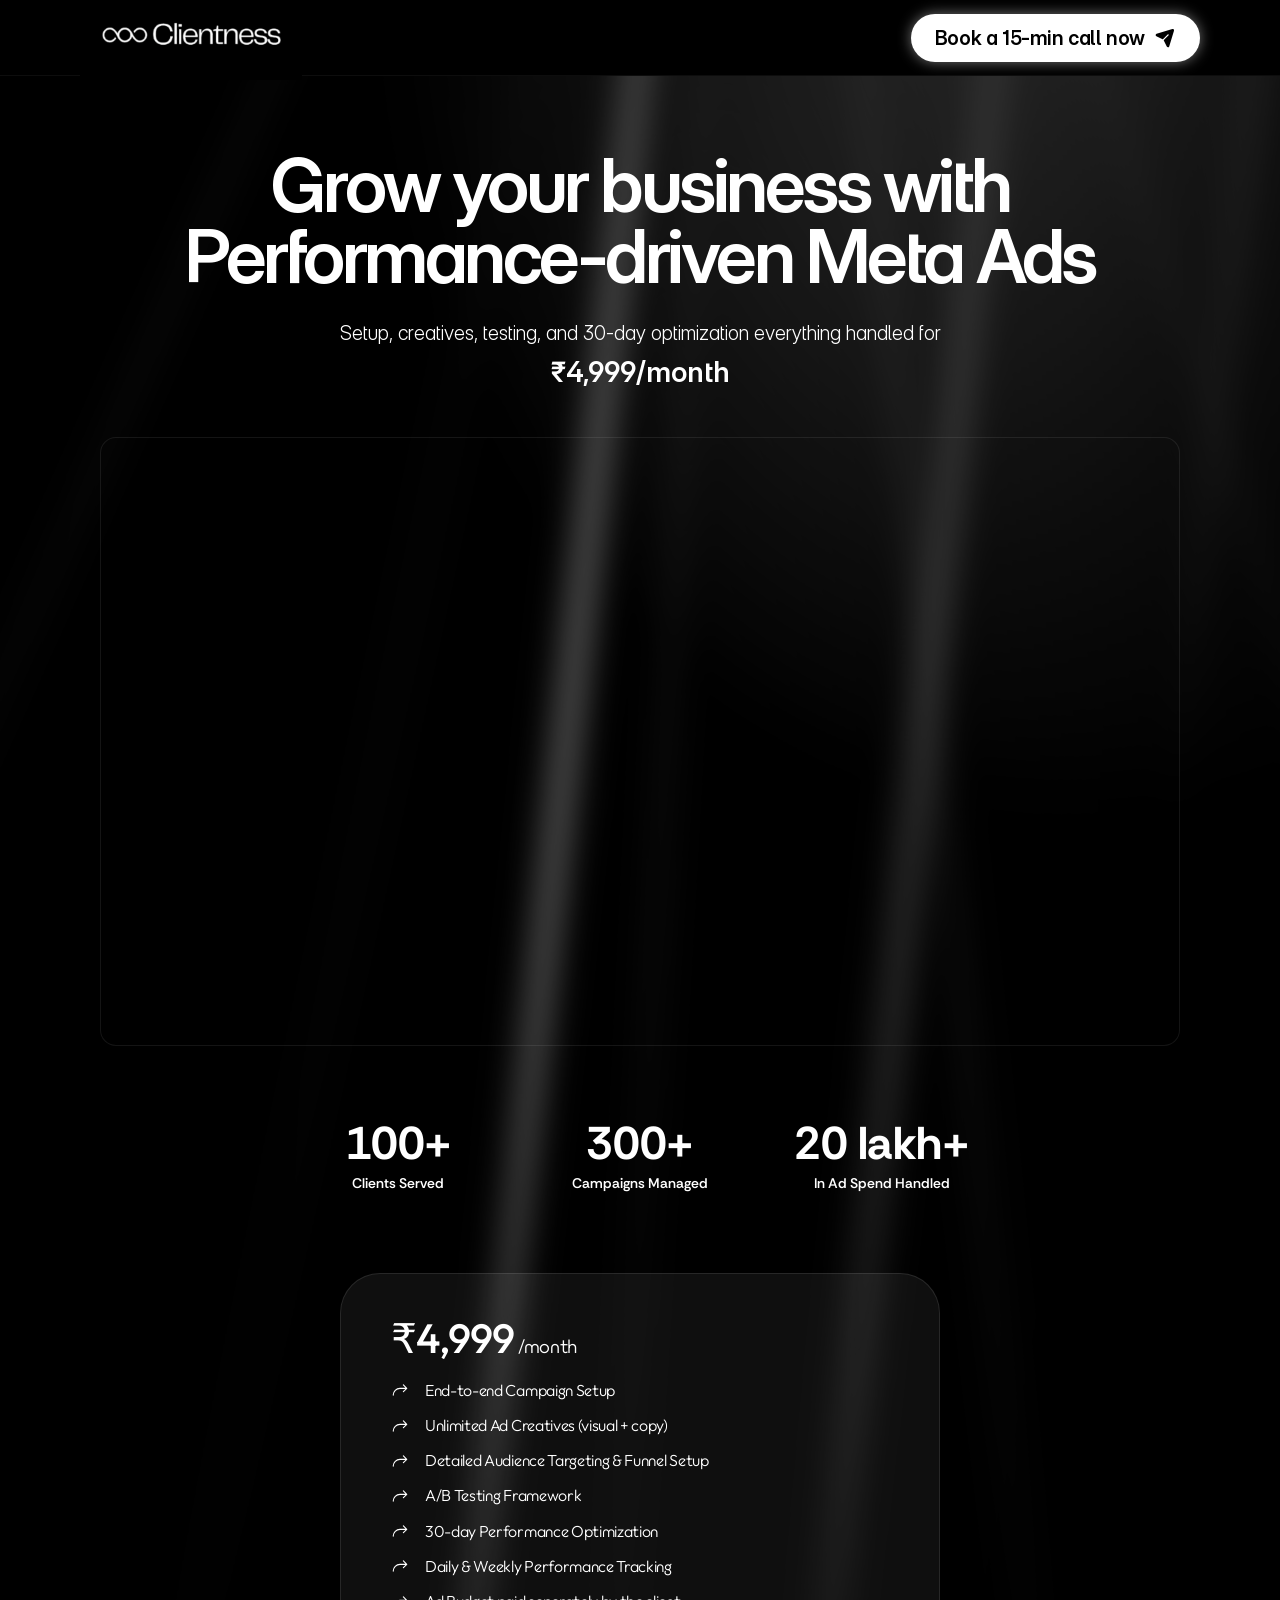
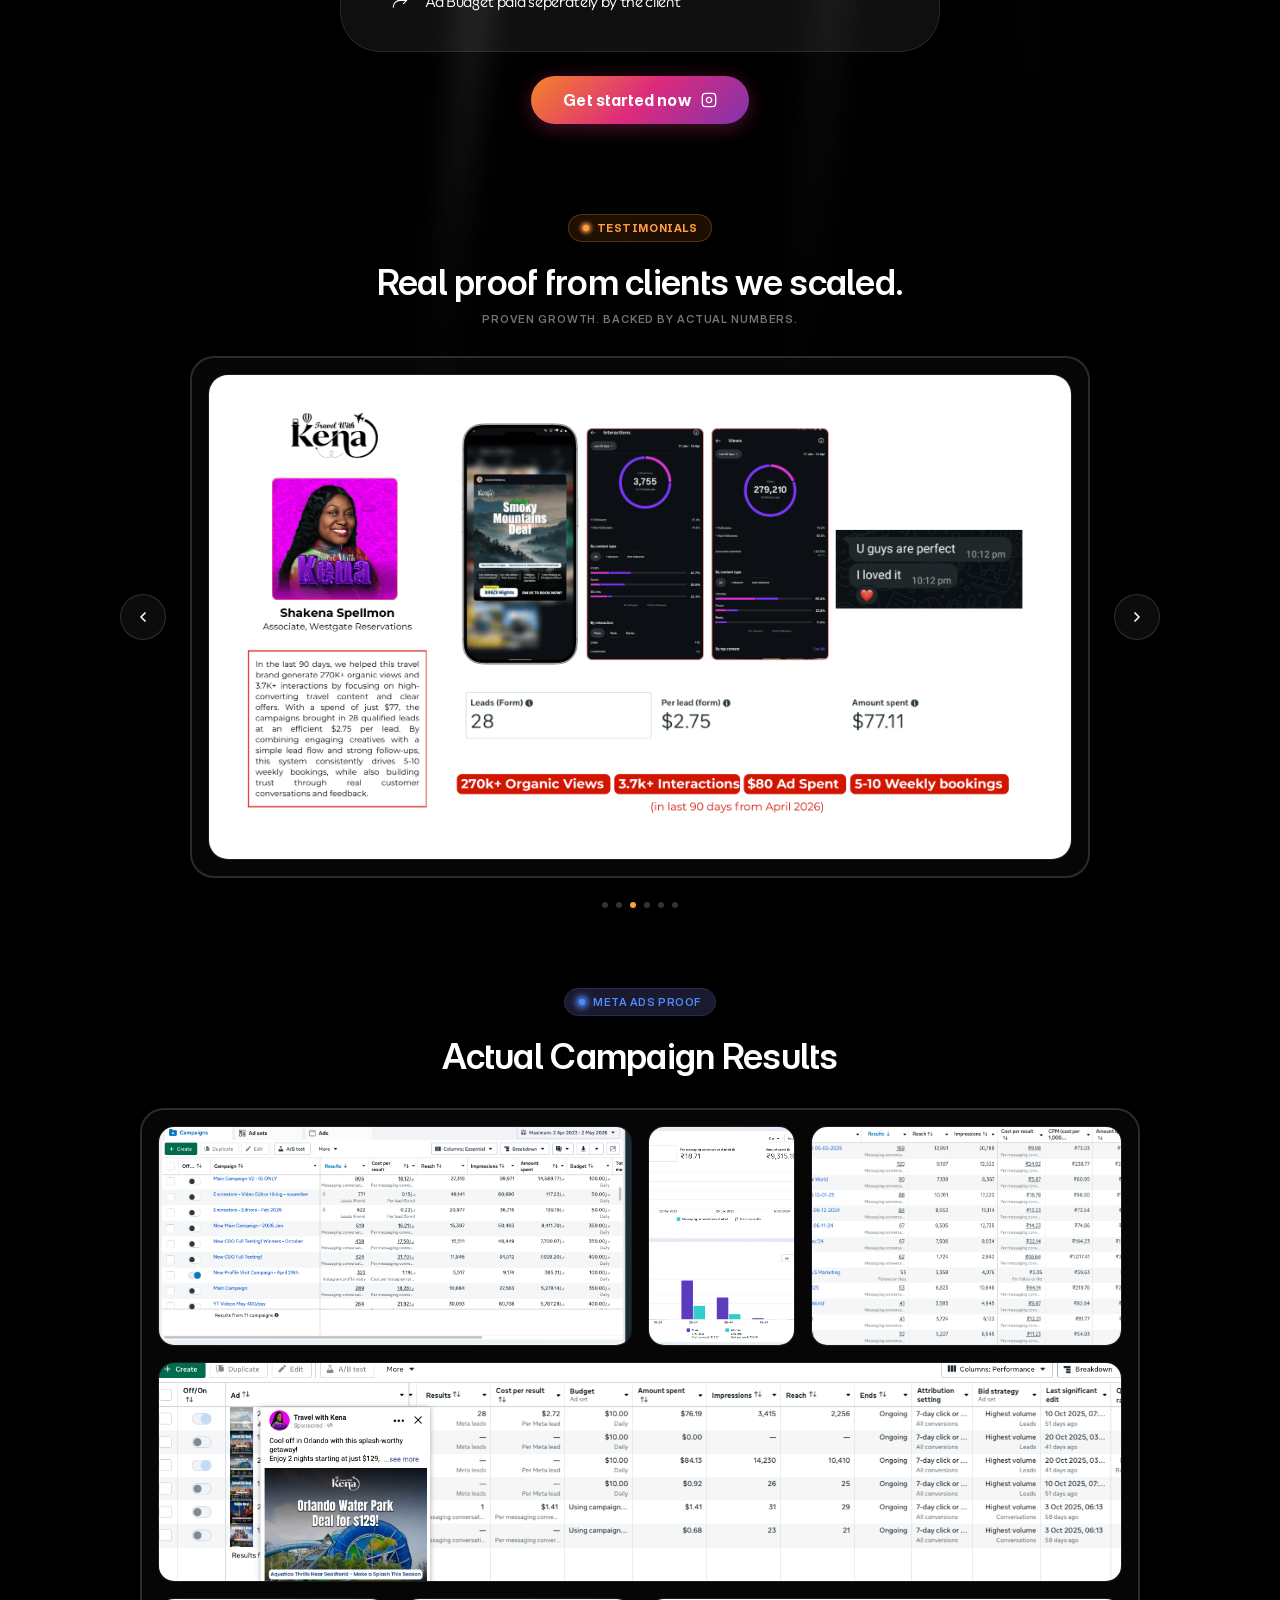
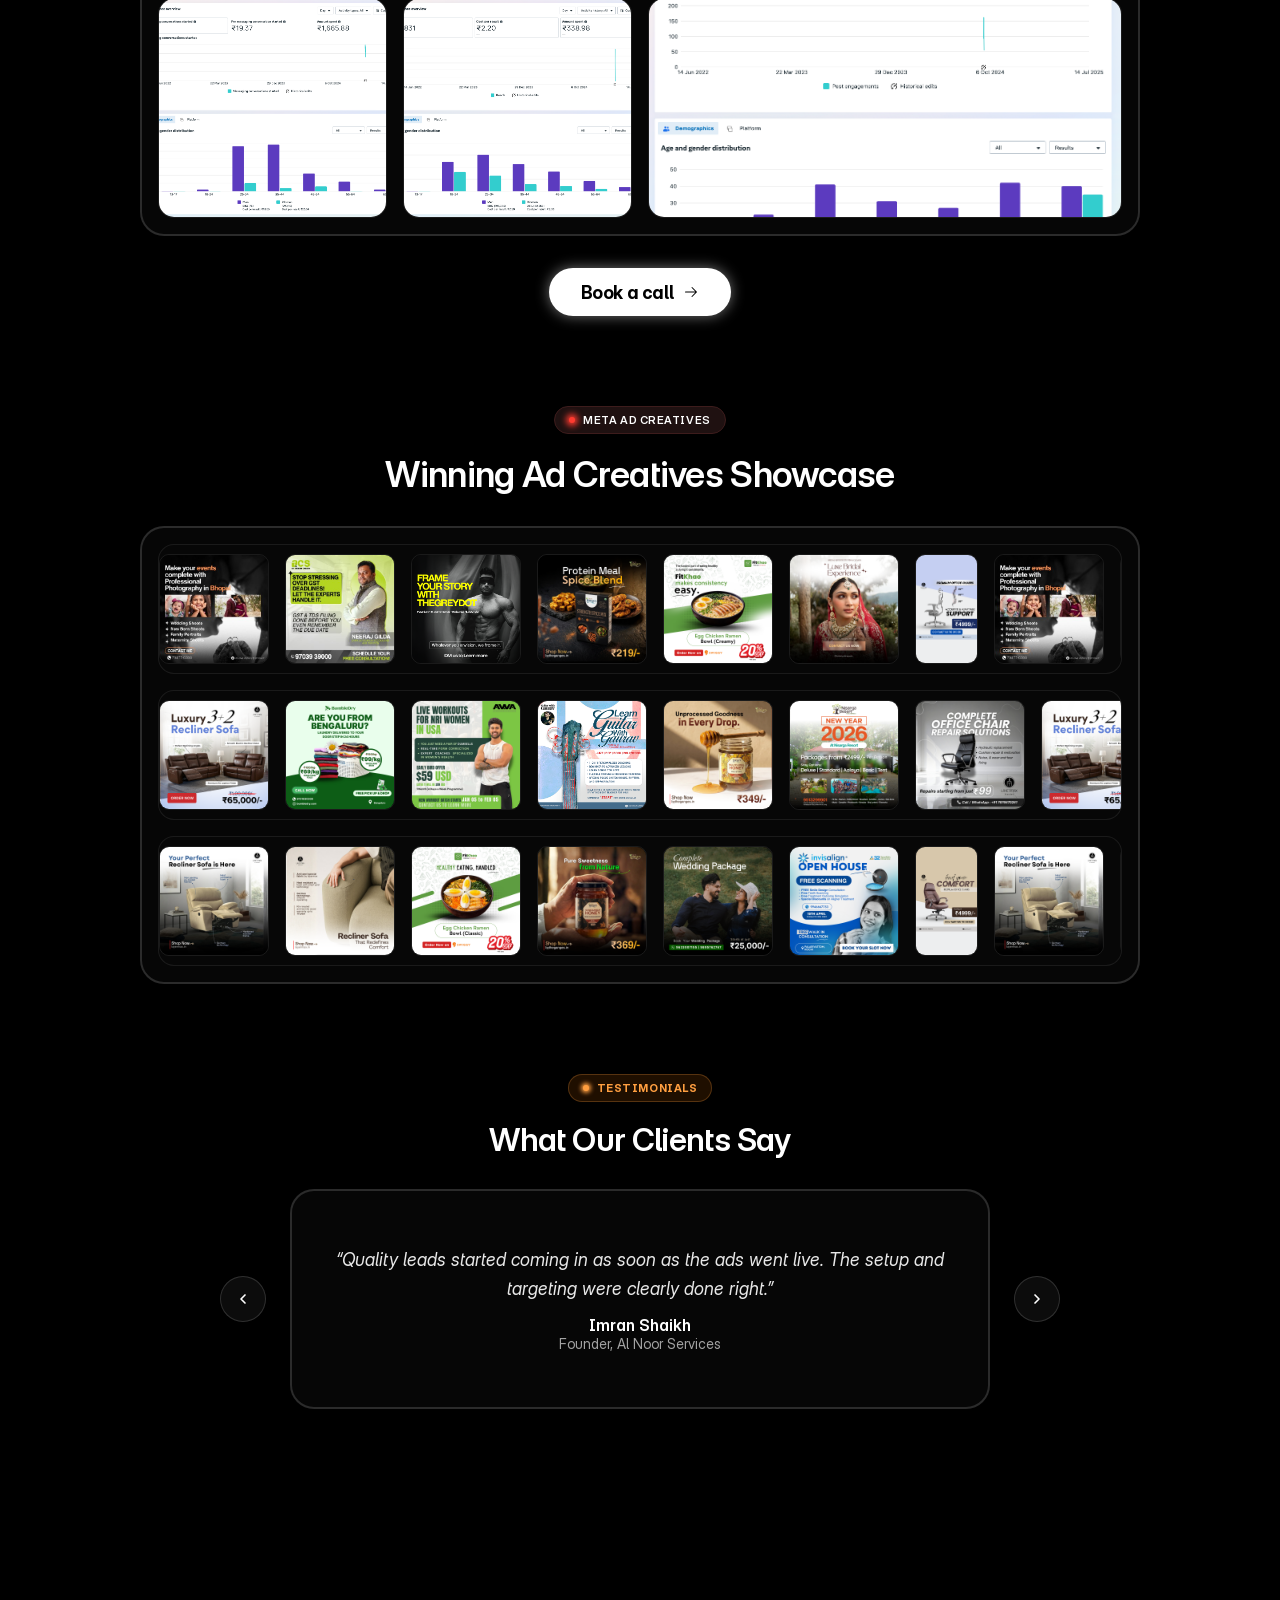
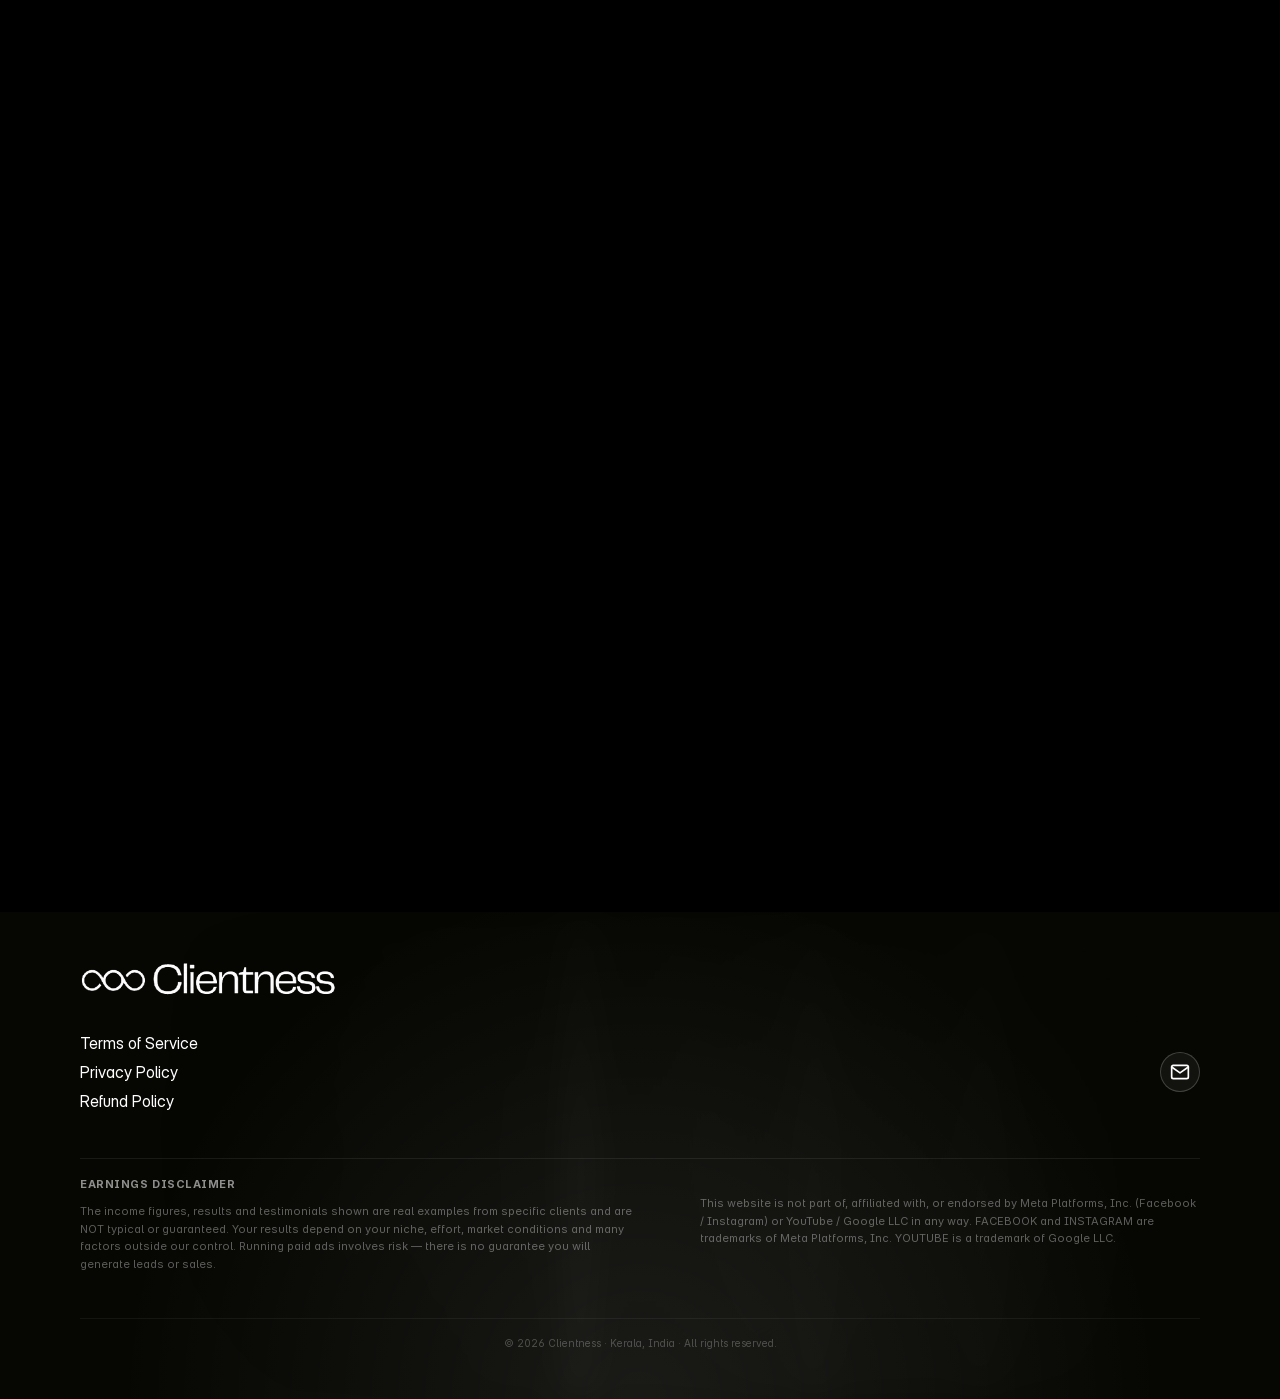
<file: index.html>
<!DOCTYPE html>
<html lang="en">
<head>
  <meta charset="UTF-8">
  <meta name="viewport" content="width=device-width, initial-scale=1.0">
  <title>Clientness - Grow your business with Performance-driven Meta Ads</title>
  <link rel="stylesheet" href="style.css">
  <link rel="icon" type="image/jpeg" href="./images/4WWfjGH7ksKiMP7XIoxFJHgbwM.jpg">
</head>
<body>

  <!-- HEADER -->
  <header class="site-header">
    <div class="header-container">
      <a href="#" class="logo" style="display: flex; align-items: center;">
        <img src="./images/logo-cropped.png" alt="Clientness Logo" style="height: 84px; width: auto; display: block;">
      </a>
      <a href="https://cal.com/clientness/15min" target="_blank" rel="noopener noreferrer" class="btn btn-white">
        <span class="desktop-text">Book a 15-min call now</span>
        <span class="mobile-text">Book a call</span>
        <svg xmlns="http://www.w3.org/2000/svg" viewBox="0 0 256 256" width="21" height="21" fill="currentColor"><path d="M231.4,44.34s0,.1,0,.15l-58.2,191.94a15.88,15.88,0,0,1-14,11.51q-.69.06-1.38.06a15.86,15.86,0,0,1-14.42-9.15L107,164.15a4,4,0,0,1,.77-4.58l57.92-57.92a8,8,0,0,0-11.31-11.31L96.43,148.26a4,4,0,0,1-4.58.77L17.08,112.64a16,16,0,0,1,2.49-29.8l191.94-58.2.15,0A16,16,0,0,1,231.4,44.34Z"></path></svg>
      </a>
    </div>
  </header>

  <main>
    <!-- HERO SECTION -->
    <section class="hero-section">
      <!-- Animated Light Rays Backdrop -->
      <div class="framer-1h1mmnn" data-framer-name="Blur">
        <div class="framer-1307ega" data-framer-name="Ray"></div>
        <div class="framer-pvcwi8" data-framer-name="Ray"></div>
        <div class="framer-i19w62" data-framer-name="Ray"></div>
        <div class="framer-1syvyks" data-framer-name="Ray"></div>
        <div class="framer-1jfwqlj" data-framer-name="Ray"></div>
        <div class="framer-10labc8" data-framer-name="Ray"></div>
        <div class="framer-1jj4f4g" data-framer-name="Ray"></div>
        <div class="framer-yhaked" data-framer-name="Ray"></div>
        <div class="framer-1yvi0r5" data-framer-name="Ray"></div>
        <div class="framer-4yh8ix" data-framer-name="Ray"></div>
        <div class="framer-10ozsgr" data-framer-name="Ray"></div>
        <div class="framer-nv5427" data-framer-name="Ray"></div>
        <div class="framer-1z08qd4" data-framer-name="Ray"></div>
        <div class="framer-ivpyn" data-framer-name="Ray"></div>
        <div class="framer-1s6hq3r" data-framer-name="Light Source"></div>
        <div class="framer-utx41q" data-framer-name="Light Source"></div>
        <div class="framer-1gy90fo" data-framer-name="Light Source"></div>
      </div>

      <div class="hero-content">
        <h1 class="hero-title">Grow your business with <br>Performance-driven Meta Ads</h1>
        <p class="hero-subtitle">Setup, creatives, testing, and 30-day optimization everything handled for</p>
        <p class="hero-price">₹4,999/month</p>
      </div>
      
      <div class="hero-video-container">
        <div style="padding:56.25% 0 0 0;position:relative;"><iframe src="https://player.vimeo.com/video/1200720945?badge=0&amp;autopause=0&amp;player_id=0&amp;app_id=58479&amp;autoplay=1&amp;loop=1" frameborder="0" allow="autoplay; fullscreen; picture-in-picture; clipboard-write; encrypted-media; web-share" referrerpolicy="strict-origin-when-cross-origin" style="position:absolute;top:0;left:0;width:100%;height:100%;" title="Clientness"></iframe></div><script src="https://player.vimeo.com/api/player.js"></script>
      </div>
    </section>

    <!-- STATS SECTION -->
    <section class="stats-section">
      <div class="stat-item">
        <h3 class="stat-number" data-target="100" data-suffix="+">100+</h3>
        <p class="stat-label">Clients Served</p>
      </div>
      <div class="stat-item">
        <h3 class="stat-number" data-target="300" data-suffix="+">300+</h3>
        <p class="stat-label">Campaigns Managed</p>
      </div>
      <div class="stat-item">
        <h3 class="stat-number" data-target="20" data-suffix=" lakh+">20 lakh+</h3>
        <p class="stat-label">In Ad Spend Handled</p>
      </div>
    </section>

    <!-- PRICING SECTION -->
    <section class="pricing-section">
      <div class="pricing-card">
        <div class="pricing-header">
          <h2>₹4,999<span>/month</span></h2>
        </div>
        <ul class="pricing-features">
          <li><svg xmlns="http://www.w3.org/2000/svg" viewBox="0 0 256 256" fill="currentColor" class="feature-icon"><path d="M229.66,109.66l-48,48a8,8,0,0,1-11.32-11.32L204.69,112H128a88.1,88.1,0,0,0-88,88,8,8,0,0,1-16,0A104.11,104.11,0,0,1,128,96h76.69L170.34,61.66a8,8,0,0,1,11.32-11.32l48,48A8,8,0,0,1,229.66,109.66Z"></path></svg> End-to-end Campaign Setup</li>
          <li><svg xmlns="http://www.w3.org/2000/svg" viewBox="0 0 256 256" fill="currentColor" class="feature-icon"><path d="M229.66,109.66l-48,48a8,8,0,0,1-11.32-11.32L204.69,112H128a88.1,88.1,0,0,0-88,88,8,8,0,0,1-16,0A104.11,104.11,0,0,1,128,96h76.69L170.34,61.66a8,8,0,0,1,11.32-11.32l48,48A8,8,0,0,1,229.66,109.66Z"></path></svg> Unlimited Ad Creatives (visual + copy)</li>
          <li><svg xmlns="http://www.w3.org/2000/svg" viewBox="0 0 256 256" fill="currentColor" class="feature-icon"><path d="M229.66,109.66l-48,48a8,8,0,0,1-11.32-11.32L204.69,112H128a88.1,88.1,0,0,0-88,88,8,8,0,0,1-16,0A104.11,104.11,0,0,1,128,96h76.69L170.34,61.66a8,8,0,0,1,11.32-11.32l48,48A8,8,0,0,1,229.66,109.66Z"></path></svg> Detailed Audience Targeting & Funnel Setup</li>
          <li><svg xmlns="http://www.w3.org/2000/svg" viewBox="0 0 256 256" fill="currentColor" class="feature-icon"><path d="M229.66,109.66l-48,48a8,8,0,0,1-11.32-11.32L204.69,112H128a88.1,88.1,0,0,0-88,88,8,8,0,0,1-16,0A104.11,104.11,0,0,1,128,96h76.69L170.34,61.66a8,8,0,0,1,11.32-11.32l48,48A8,8,0,0,1,229.66,109.66Z"></path></svg> A/B Testing Framework</li>
          <li><svg xmlns="http://www.w3.org/2000/svg" viewBox="0 0 256 256" fill="currentColor" class="feature-icon"><path d="M229.66,109.66l-48,48a8,8,0,0,1-11.32-11.32L204.69,112H128a88.1,88.1,0,0,0-88,88,8,8,0,0,1-16,0A104.11,104.11,0,0,1,128,96h76.69L170.34,61.66a8,8,0,0,1,11.32-11.32l48,48A8,8,0,0,1,229.66,109.66Z"></path></svg> 30-day Performance Optimization</li>
          <li><svg xmlns="http://www.w3.org/2000/svg" viewBox="0 0 256 256" fill="currentColor" class="feature-icon"><path d="M229.66,109.66l-48,48a8,8,0,0,1-11.32-11.32L204.69,112H128a88.1,88.1,0,0,0-88,88,8,8,0,0,1-16,0A104.11,104.11,0,0,1,128,96h76.69L170.34,61.66a8,8,0,0,1,11.32-11.32l48,48A8,8,0,0,1,229.66,109.66Z"></path></svg> Daily & Weekly Performance Tracking</li>
          <li><svg xmlns="http://www.w3.org/2000/svg" viewBox="0 0 256 256" fill="currentColor" class="feature-icon"><path d="M229.66,109.66l-48,48a8,8,0,0,1-11.32-11.32L204.69,112H128a88.1,88.1,0,0,0-88,88,8,8,0,0,1-16,0A104.11,104.11,0,0,1,128,96h76.69L170.34,61.66a8,8,0,0,1,11.32-11.32l48,48A8,8,0,0,1,229.66,109.66Z"></path></svg> Ad Budget paid seperately by the client</li>
        </ul>
      </div>

      <a href="https://ig.me/m/clientness" target="_blank" rel="noopener noreferrer" class="btn btn-gradient-insta">
        Get started now 
        <svg width="16" height="16" viewBox="0 0 24 24" fill="none" stroke="currentColor" stroke-width="2"><rect x="2" y="2" width="20" height="20" rx="5" ry="5"></rect><path d="M16 11.37A4 4 0 1 1 12.63 8 4 4 0 0 1 16 11.37z"></path><line x1="17.5" y1="6.5" x2="17.51" y2="6.5"></line></svg>
      </a>
    </section>

    <!-- CASE STUDIES SLIDER -->
    <section class="gallery-section" style="padding-top: 0; padding-bottom: 80px;">
      <span class="badge orange-badge"><span class="badge-dot dot-orange">●</span> TESTIMONIALS</span>
      <h2 class="section-title">Real proof from clients we scaled.</h2>
      <p class="section-subtitle">PROVEN GROWTH. BACKED BY ACTUAL NUMBERS.</p>
      
      <div class="case-study-wrapper" style="position: relative; width: 100%; max-width: 1320px; display: flex; align-items: center; justify-content: center; gap: 24px;">
        <div class="nav-arrow case-prev">
          <svg width="16" height="16" viewBox="0 0 24 24" fill="none" stroke="currentColor" stroke-width="2.5" stroke-linecap="round" stroke-linejoin="round"><polyline points="15 18 9 12 15 6"></polyline></svg>
        </div>
        
        <div class="case-study-outer-container">
          <div class="case-study-inner-container" id="case-study-slider" style="position: relative; width: 100%; overflow: hidden;">
            <div class="case-study-track" style="display: flex; width: 100%; transition: transform 0.6s cubic-bezier(0.25, 1, 0.5, 1); will-change: transform;">
              <div class="case-study-slide" style="flex: 0 0 100%; width: 100%;">
                <img src="./Case Studies 2026 - Clientness/Case Studies 2026 - Clientness-3.png" alt="Case Study" style="width: 100%; height: auto; display: block; object-fit: contain;">
              </div>
              <div class="case-study-slide" style="flex: 0 0 100%; width: 100%;">
                <img src="./Case Studies 2026 - Clientness/Case Studies 2026 - Clientness-4.png" alt="Case Study" style="width: 100%; height: auto; display: block; object-fit: contain;">
              </div>
              <div class="case-study-slide" style="flex: 0 0 100%; width: 100%;">
                <img src="./Case Studies 2026 - Clientness/Case Studies 2026 - Clientness-5.png" alt="Case Study" style="width: 100%; height: auto; display: block; object-fit: contain;">
              </div>
              <div class="case-study-slide" style="flex: 0 0 100%; width: 100%;">
                <img src="./Case Studies 2026 - Clientness/Case Studies 2026 - Clientness-6.png" alt="Case Study" style="width: 100%; height: auto; display: block; object-fit: contain;">
              </div>
              <div class="case-study-slide" style="flex: 0 0 100%; width: 100%;">
                <img src="./Case Studies 2026 - Clientness/Case Studies 2026 - Clientness-7.png" alt="Case Study" style="width: 100%; height: auto; display: block; object-fit: contain;">
              </div>
              <div class="case-study-slide" style="flex: 0 0 100%; width: 100%;">
                <img src="./Case Studies 2026 - Clientness/Case Studies 2026 - Clientness-8.png" alt="Case Study" style="width: 100%; height: auto; display: block; object-fit: contain;">
              </div>
            </div>
          </div>
        </div>

        <div class="nav-arrow case-next">
          <svg width="16" height="16" viewBox="0 0 24 24" fill="none" stroke="currentColor" stroke-width="2.5" stroke-linecap="round" stroke-linejoin="round"><polyline points="9 18 15 12 9 6"></polyline></svg>
        </div>
      </div>
      <div class="case-study-dots" id="case-dots" style="display: flex; gap: 8px; margin-top: 24px;">
        <!-- Dots injected via JS -->
      </div>
    </section>

    <!-- ACTUAL CAMPAIGN RESULTS SECTION -->
    <section class="gallery-section" style="padding-bottom: 90px;">
      <span class="badge" style="background-color: #1a1a2e; border: 1px solid #2a2a4e; color: #4e8cff;"><span class="badge-dot dot-blue">●</span> META ADS PROOF</span>
      <h2 class="section-title">Actual Campaign Results</h2>
      
      <div class="meta-ads-bento-container">
        <div class="proof-grid">
          <div class="proof-card proof-main"><img src="./Meta Ad Results/00.png" data-original="./Meta Ad Results/00.png" alt="Overview Results" loading="eager"></div>
          <div class="proof-card"><img src="./Meta Ad Results/Aim High Education WhatsApp.png" data-original="./Meta Ad Results/Aim High Education WhatsApp.png" alt="Aim High Education" loading="eager"></div>
          <div class="proof-card"><img src="./Meta Ad Results/2024 - 2025.png" data-original="./Meta Ad Results/2024 - 2025.png" alt="2024 Performance" loading="eager"></div>
          <div class="proof-card"><img src="./Meta Ad Results/Travel with Kena - USA.png" data-original="./Meta Ad Results/Travel with Kena - USA.png" alt="Travel with Kena" loading="eager"></div>
          <div class="proof-card"><img src="./Meta Ad Results/Clar Catalyst Whatsapp.png" data-original="./Meta Ad Results/Clar Catalyst Whatsapp.png" alt="Clar Catalyst" loading="eager"></div>
          <div class="proof-card"><img src="./Meta Ad Results/Lekha Ayurveda Awareness.png" data-original="./Meta Ad Results/Lekha Ayurveda Awareness.png" alt="Lekha Ayurveda" loading="eager"></div>
          <div class="proof-card"><img src="./Meta Ad Results/Map the World Engagement.png" data-original="./Meta Ad Results/Map the World Engagement.png" alt="Map the World" loading="eager"></div>
        </div>
      </div>
      <div class="bento-actions" style="margin-top: 32px;">
        <a href="https://cal.com/clientness/15min" target="_blank" rel="noopener noreferrer" class="btn btn-white">
          Book a call
          <svg xmlns="http://www.w3.org/2000/svg" viewBox="0 0 256 256" width="16" height="16" fill="currentColor"><path d="M221.66,133.66l-72,72a8,8,0,0,1-11.32-11.32L196.69,136H40a8,8,0,0,1,0-16H196.69L138.34,61.66a8,8,0,0,1,11.32-11.32l72,72A8,8,0,0,1,221.66,133.66Z"></path></svg>
        </a>
      </div>
    </section>

    <!-- WINNING AD CREATIVES SHOWCASE -->
    <section class="gallery-section" style="padding-bottom: 90px;">
      <span class="badge" style="background-color: #1f1111; border: 1px solid #3d1c1c; color: #fff;"><span class="badge-dot dot-red">●</span> META AD CREATIVES</span>
      <h2 class="section-title">Winning Ad Creatives Showcase</h2>
      
      <div class="ad-creatives-container">
        <div class="marquee-container" style="padding: 0; display: flex; flex-direction: column; gap: 16px;">
          <div class="ad-creatives-row">
            <div class="marquee marquee-left">
              <img src="./Ad Creatives/1.png" alt="Creative" loading="eager">
              <img src="./Ad Creatives/2.png" alt="Creative" loading="eager">
              <img src="./Ad Creatives/3.png" alt="Creative" loading="eager">
              <img src="./Ad Creatives/4.png" alt="Creative" loading="eager">
              <img src="./Ad Creatives/6.png" alt="Creative" loading="eager">
              <img src="./Ad Creatives/8.png" alt="Creative" loading="eager">
              <img src="./Ad Creatives/9.png" alt="Creative" loading="eager">
              <!-- Duplicate for infinite effect -->
              <img src="./Ad Creatives/1.png" alt="Creative" loading="eager">
              <img src="./Ad Creatives/2.png" alt="Creative" loading="eager">
              <img src="./Ad Creatives/3.png" alt="Creative" loading="eager">
              <img src="./Ad Creatives/4.png" alt="Creative" loading="eager">
              <img src="./Ad Creatives/6.png" alt="Creative" loading="eager">
              <img src="./Ad Creatives/8.png" alt="Creative" loading="eager">
              <img src="./Ad Creatives/9.png" alt="Creative" loading="eager">
            </div>
          </div>
          <div class="ad-creatives-row">
            <div class="marquee marquee-right">
              <img src="./Ad Creatives/11.png" alt="Creative" loading="eager">
              <img src="./Ad Creatives/12.png" alt="Creative" loading="eager">
              <img src="./Ad Creatives/15.png" alt="Creative" loading="eager">
              <img src="./Ad Creatives/16.png" alt="Creative" loading="eager">
              <img src="./Ad Creatives/17.png" alt="Creative" loading="eager">
              <img src="./Ad Creatives/2-2.png" alt="Creative" loading="eager">
              <img src="./Ad Creatives/1 Sq.png" alt="Creative" loading="eager">
              <!-- Duplicate for infinite effect -->
              <img src="./Ad Creatives/11.png" alt="Creative" loading="eager">
              <img src="./Ad Creatives/12.png" alt="Creative" loading="eager">
              <img src="./Ad Creatives/15.png" alt="Creative" loading="eager">
              <img src="./Ad Creatives/16.png" alt="Creative" loading="eager">
              <img src="./Ad Creatives/17.png" alt="Creative" loading="eager">
              <img src="./Ad Creatives/2-2.png" alt="Creative" loading="eager">
              <img src="./Ad Creatives/1 Sq.png" alt="Creative" loading="eager">
            </div>
          </div>
          <div class="ad-creatives-row">
            <div class="marquee marquee-left" style="animation-duration: 35s;">
              <img src="./Ad Creatives/2 s.png" alt="Creative" loading="eager">
              <img src="./Ad Creatives/4 s.png" alt="Creative" loading="eager">
              <img src="./Ad Creatives/1 s.png" alt="Creative" loading="eager">
              <img src="./Ad Creatives/2 (1).png" alt="Creative" loading="eager">
              <img src="./Ad Creatives/3 (2).png" alt="Creative" loading="eager">
              <img src="./Ad Creatives/4 (1).png" alt="Creative" loading="eager">
              <img src="./Ad Creatives/8 (1).png" alt="Creative" loading="eager">
              <!-- Duplicate for infinite effect -->
              <img src="./Ad Creatives/2 s.png" alt="Creative" loading="eager">
              <img src="./Ad Creatives/4 s.png" alt="Creative" loading="eager">
              <img src="./Ad Creatives/1 s.png" alt="Creative" loading="eager">
              <img src="./Ad Creatives/2 (1).png" alt="Creative" loading="eager">
              <img src="./Ad Creatives/3 (2).png" alt="Creative" loading="eager">
              <img src="./Ad Creatives/4 (1).png" alt="Creative" loading="eager">
              <img src="./Ad Creatives/8 (1).png" alt="Creative" loading="eager">
            </div>
          </div>
        </div>
      </div>
    </section>

    <!-- TESTIMONIALS -->
    <section class="gallery-section testimonials-section">
      <span class="badge orange-badge"><span class="badge-dot dot-orange">●</span> TESTIMONIALS</span>
      <h2 class="section-title">What Our Clients Say</h2>
      
      <div class="testimonial-wrapper" style="width: 100%; max-width: 860px; display: flex; align-items: center; justify-content: center; gap: 24px; margin: 0 auto;">
        <div class="nav-arrow nav-prev">
          <svg width="16" height="16" viewBox="0 0 24 24" fill="none" stroke="currentColor" stroke-width="2.5" stroke-linecap="round" stroke-linejoin="round"><polyline points="15 18 9 12 15 6"></polyline></svg>
        </div>
        
        <div class="text-testimonials-slider-container" id="testimonial-slider">
          <div class="text-testimonials-card">
            <p class="text-testimonials-quote">“Quality leads started coming in as soon as the ads went live. The setup and targeting were clearly done right.”</p>
            <div class="text-testimonials-author-container">
              <p class="text-testimonials-author-name">Imran Shaikh</p>
              <p class="text-testimonials-author-role">Founder, Al Noor Services</p>
            </div>
          </div>
        </div>

        <div class="nav-arrow nav-next">
          <svg width="16" height="16" viewBox="0 0 24 24" fill="none" stroke="currentColor" stroke-width="2.5" stroke-linecap="round" stroke-linejoin="round"><polyline points="9 18 15 12 9 6"></polyline></svg>
        </div>
      </div>
    </section>

    <!-- FAQ SECTION -->
    <section class="faq-section scroll-popup">
      <h2 class="section-title">FAQ</h2>
      <div class="faq-list">
        <div class="faq-item">
          <div class="faq-question">
            <h3>What exactly do you do?</h3>
            <div class="faq-icon"><svg width="14" height="14" viewBox="0 0 24 24" fill="none" stroke="currentColor" stroke-width="2"><line x1="12" y1="5" x2="12" y2="19"></line><line x1="5" y1="12" x2="19" y2="12"></line></svg></div>
          </div>
          <div class="faq-answer"><p>We manage your Meta Ads from strategy, ad creatives production, campaign setup, testing, and on-going optimization.</p></div>
        </div>
        <div class="faq-item">
          <div class="faq-question">
            <h3>Is this suitable for businesses from scratch?</h3>
            <div class="faq-icon"><svg width="14" height="14" viewBox="0 0 24 24" fill="none" stroke="currentColor" stroke-width="2"><line x1="12" y1="5" x2="12" y2="19"></line><line x1="5" y1="12" x2="19" y2="12"></line></svg></div>
          </div>
          <div class="faq-answer"><p>We work with businesses that already have a working product or service.</p></div>
        </div>
        <div class="faq-item">
          <div class="faq-question">
            <h3>How long before I see results?</h3>
            <div class="faq-icon"><svg width="14" height="14" viewBox="0 0 24 24" fill="none" stroke="currentColor" stroke-width="2"><line x1="12" y1="5" x2="12" y2="19"></line><line x1="5" y1="12" x2="19" y2="12"></line></svg></div>
          </div>
          <div class="faq-answer"><p>Initial signals come within the first few days. Consistent results depend on product, budget, and testing.</p></div>
        </div>
        <div class="faq-item">
          <div class="faq-question">
            <h3>Do you guarantee results?</h3>
            <div class="faq-icon"><svg width="14" height="14" viewBox="0 0 24 24" fill="none" stroke="currentColor" stroke-width="2"><line x1="12" y1="5" x2="12" y2="19"></line><line x1="5" y1="12" x2="19" y2="12"></line></svg></div>
          </div>
          <div class="faq-answer"><p>No. We execute only where outcomes are realistic. If the product is weak, we won't run ads.</p></div>
        </div>
        <div class="faq-item">
          <div class="faq-question">
            <h3>What do I need to provide?</h3>
            <div class="faq-icon"><svg width="14" height="14" viewBox="0 0 24 24" fill="none" stroke="currentColor" stroke-width="2"><line x1="12" y1="5" x2="12" y2="19"></line><line x1="5" y1="12" x2="19" y2="12"></line></svg></div>
          </div>
          <div class="faq-answer"><p>Access to your ad account, basic brand information, and your offer details.</p></div>
        </div>
        <div class="faq-item">
          <div class="faq-question">
            <h3>Is ad spend included?</h3>
            <div class="faq-icon"><svg width="14" height="14" viewBox="0 0 24 24" fill="none" stroke="currentColor" stroke-width="2"><line x1="12" y1="5" x2="12" y2="19"></line><line x1="5" y1="12" x2="19" y2="12"></line></svg></div>
          </div>
          <div class="faq-answer"><p>No. Ad spend is separate and paid directly to Meta.</p></div>
        </div>
        <div class="faq-item">
          <div class="faq-question">
            <h3>How do we communicate?</h3>
            <div class="faq-icon"><svg width="14" height="14" viewBox="0 0 24 24" fill="none" stroke="currentColor" stroke-width="2"><line x1="12" y1="5" x2="12" y2="19"></line><line x1="5" y1="12" x2="19" y2="12"></line></svg></div>
          </div>
          <div class="faq-answer"><p>Direct communication via WhatsApp or a dedicated channel.</p></div>
        </div>
      </div>
    </section>

  </main>

  <!-- FOOTER CTA SECTION -->
  <section class="footer-cta-section">
    <div class="footer-cta scroll-popup">
      <h2>Ready to get consistent leads and sales?</h2>
      <p class="footer-cta-desc">If your product is proven and ready for ads, we'll handle everything.</p>
      <p class="footer-price">Start at ₹4,999/month</p>
      <div class="footer-actions">
        <a href="https://cal.com/clientness/15min" target="_blank" rel="noopener noreferrer" class="btn btn-white">
          Book a call
          <svg xmlns="http://www.w3.org/2000/svg" viewBox="0 0 256 256" width="16" height="16" fill="currentColor"><path d="M221.66,133.66l-72,72a8,8,0,0,1-11.32-11.32L196.69,136H40a8,8,0,0,1,0-16H196.69L138.34,61.66a8,8,0,0,1,11.32-11.32l72,72A8,8,0,0,1,221.66,133.66Z"></path></svg>
        </a>
        <a href="https://ig.me/m/clientness" target="_blank" rel="noopener noreferrer" class="btn btn-gradient-insta">
          <span class="desktop-text">Get started now</span>
          <span class="mobile-text">Get started</span>
          <svg width="16" height="16" viewBox="0 0 24 24" fill="none" stroke="currentColor" stroke-width="2"><rect x="2" y="2" width="20" height="20" rx="5" ry="5"></rect><path d="M16 11.37A4 4 0 1 1 12.63 8 4 4 0 0 1 16 11.37z"></path><line x1="17.5" y1="6.5" x2="17.51" y2="6.5"></line></svg>
        </a>
      </div>
    </div>
  </section>

  <footer class="site-footer">
    <!-- Animated Light Rays Backdrop -->
    <div class="framer-1h1mmnn" data-framer-name="Blur">
      <div class="framer-1307ega" data-framer-name="Ray"></div>
      <div class="framer-pvcwi8" data-framer-name="Ray"></div>
      <div class="framer-i19w62" data-framer-name="Ray"></div>
      <div class="framer-1syvyks" data-framer-name="Ray"></div>
      <div class="framer-1jfwqlj" data-framer-name="Ray"></div>
      <div class="framer-10labc8" data-framer-name="Ray"></div>
      <div class="framer-1jj4f4g" data-framer-name="Ray"></div>
      <div class="framer-yhaked" data-framer-name="Ray"></div>
      <div class="framer-1yvi0r5" data-framer-name="Ray"></div>
      <div class="framer-4yh8ix" data-framer-name="Ray"></div>
      <div class="framer-10ozsgr" data-framer-name="Ray"></div>
      <div class="framer-nv5427" data-framer-name="Ray"></div>
      <div class="framer-1z08qd4" data-framer-name="Ray"></div>
      <div class="framer-ivpyn" data-framer-name="Ray"></div>
      <div class="framer-1s6hq3r" data-framer-name="Light Source"></div>
      <div class="framer-utx41q" data-framer-name="Light Source"></div>
      <div class="framer-1gy90fo" data-framer-name="Light Source"></div>
    </div>

    <div class="footer-container">
      <div class="footer-logo-row">
        <a href="#" class="footer-logo-link">
          <img src="./images/logo-transparent.png" alt="Clientness Logo">
        </a>
      </div>
      
      <div class="footer-links-email-row">
        <div class="footer-links-col">
          <a href="./tos/">Terms of Service</a>
          <a href="./privacy/">Privacy Policy</a>
          <a href="./refund/">Refund Policy</a>
        </div>
        <div class="footer-email-col">
          <a href="mailto:clientnessmedia@gmail.com" class="footer-mail-icon-link" title="Email Us">
            <svg width="20" height="20" viewBox="0 0 24 24" fill="none" stroke="currentColor" stroke-width="2" stroke-linecap="round" stroke-linejoin="round">
              <path d="M4 4h16c1.1 0 2 .9 2 2v12c0 1.1-.9 2-2 2H4c-1.1 0-2-.9-2-2V6c0-1.1.9-2 2-2z"></path>
              <polyline points="22,6 12,13 2,6"></polyline>
            </svg>
          </a>
        </div>
      </div>

      <div class="custom-disclaimer-row">
        <div class="custom-disclaimer-col col-left">
          <p class="disclaimer-title">Earnings Disclaimer</p>
          <p class="disclaimer-text">The income figures, results and testimonials shown are real examples from specific clients and are NOT typical or guaranteed. Your results depend on your niche, effort, market conditions and many factors outside our control. Running paid ads involves risk — there is no guarantee you will generate leads or sales.</p>
        </div>
        <div class="custom-disclaimer-col col-right">
          <p class="disclaimer-text">This website is not part of, affiliated with, or endorsed by Meta Platforms, Inc. (Facebook / Instagram) or YouTube / Google LLC in any way. FACEBOOK and INSTAGRAM are trademarks of Meta Platforms, Inc. YOUTUBE is a trademark of Google LLC.</p>
        </div>
      </div>

      <div class="footer-copyright-row">
        <p class="copyright-text">© 2026 Clientness · Kerala, India · All rights reserved.</p>
      </div>
    </div>
  </footer>

  <!-- IMAGE LIGHTBOX MODAL -->
  <div id="image-lightbox" class="lightbox-modal">
    <span class="lightbox-close">&times;</span>
    <img class="lightbox-content" id="lightbox-img" alt="Enlarged Campaign Result">
  </div>

  <script src="app.js"></script>
</body>
</html>
</file>
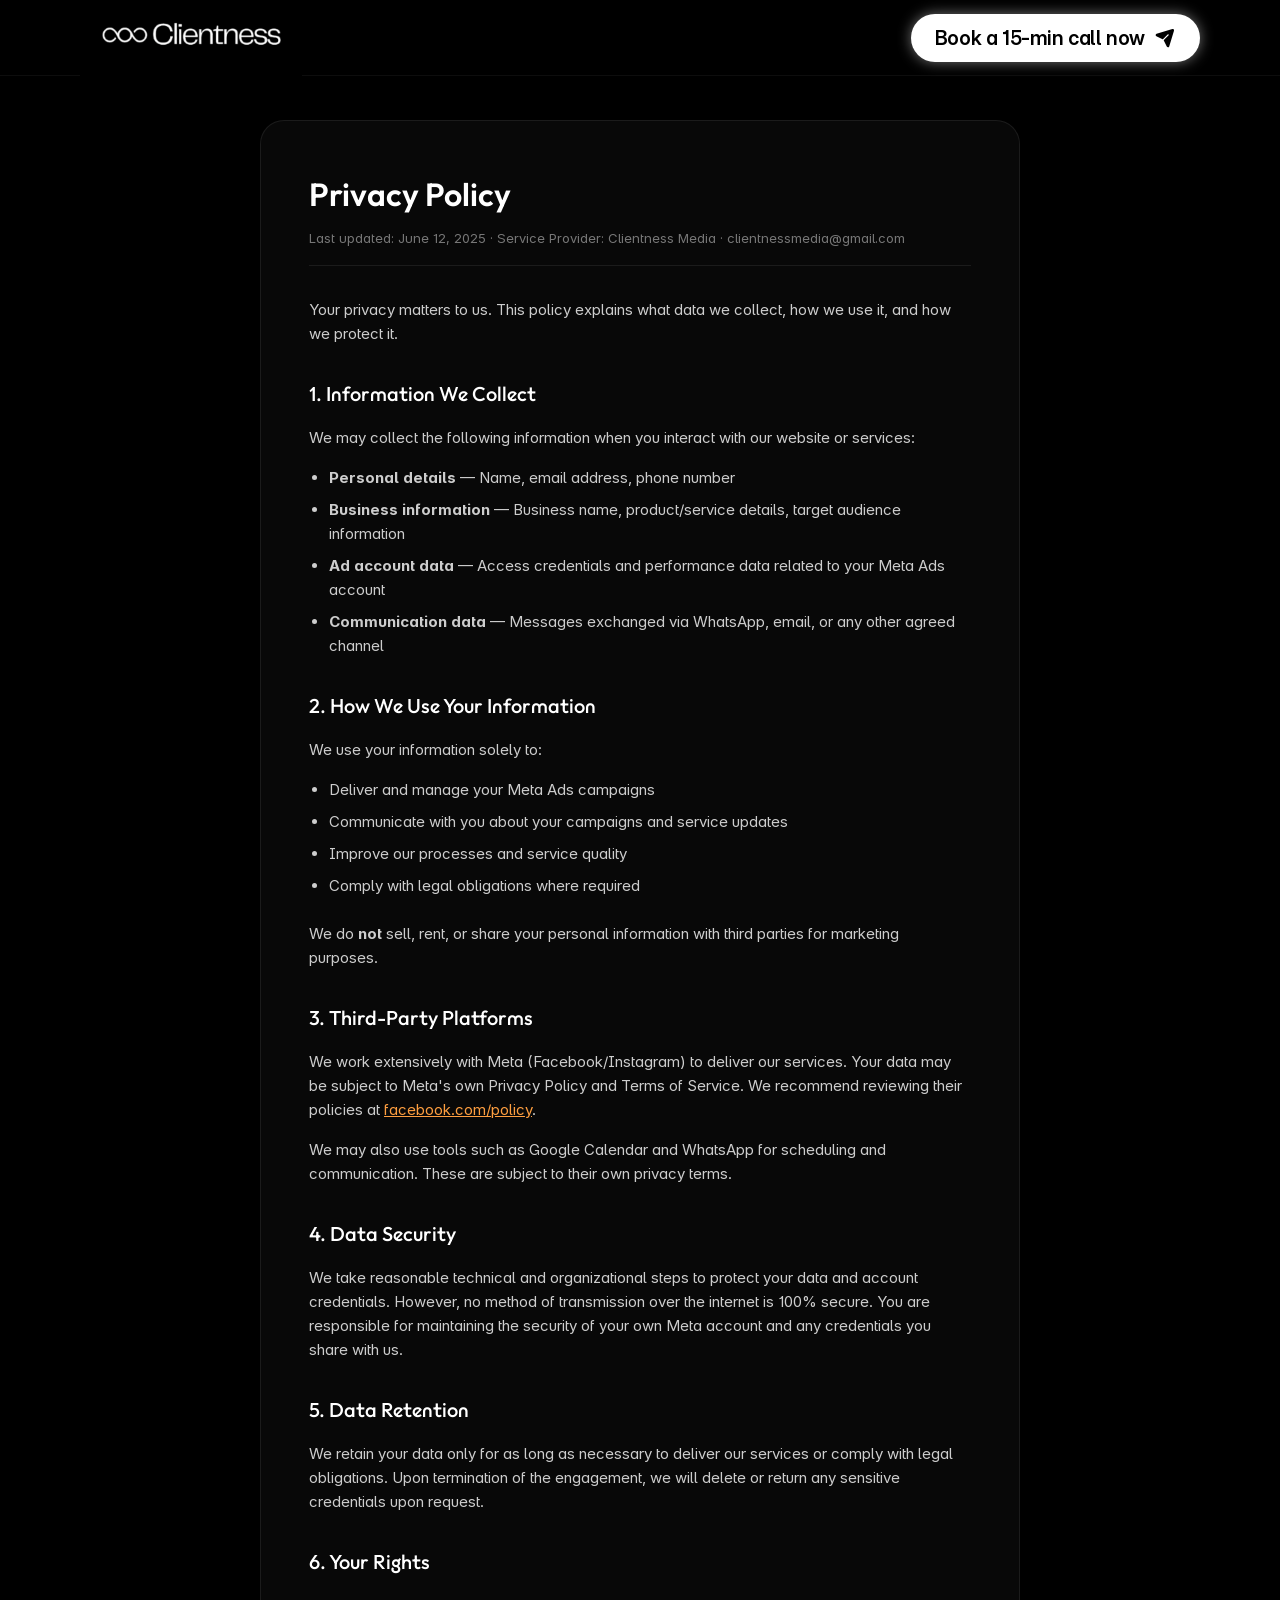
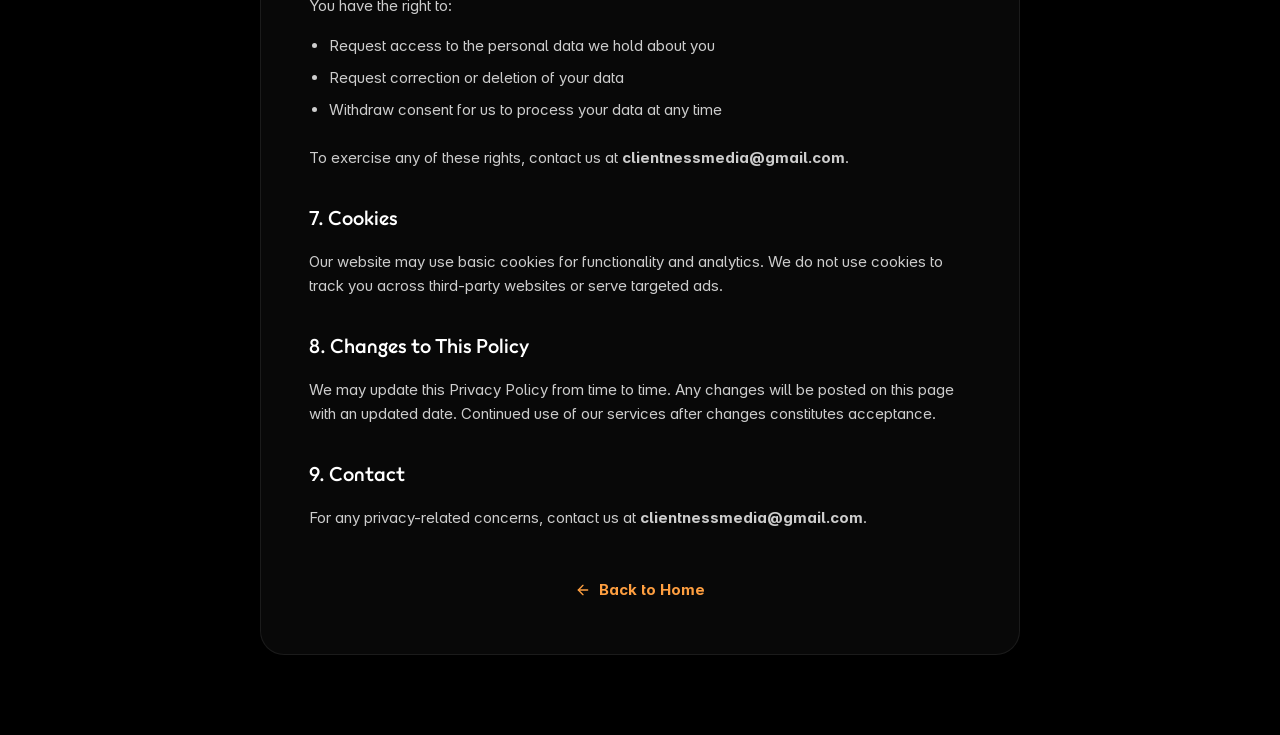
<file: privacy/index.html>
<!DOCTYPE html>
<html lang="en">
<head>
  <meta charset="UTF-8">
  <meta name="viewport" content="width=device-width, initial-scale=1.0">
  <title>Privacy Policy - Clientness</title>
  <link rel="stylesheet" href="../style.css">
  <link rel="icon" type="image/jpeg" href="../images/4WWfjGH7ksKiMP7XIoxFJHgbwM.jpg">
</head>
<body class="policy-page-body">

  <!-- HEADER -->
  <header class="site-header">
    <div class="header-container">
      <a href="../" class="logo" style="display: flex; align-items: center;">
        <img src="../images/logo-cropped.png" alt="Clientness Logo" style="height: 84px; width: auto; display: block;">
      </a>
      <a href="https://cal.com/clientness/15min" target="_blank" rel="noopener noreferrer" class="btn btn-white">
        <span class="desktop-text">Book a 15-min call now</span>
        <span class="mobile-text">Book a call</span>
        <svg xmlns="http://www.w3.org/2000/svg" viewBox="0 0 256 256" width="21" height="21" fill="currentColor"><path d="M231.4,44.34s0,.1,0,.15l-58.2,191.94a15.88,15.88,0,0,1-14,11.51q-.69.06-1.38.06a15.86,15.86,0,0,1-14.42-9.15L107,164.15a4,4,0,0,1,.77-4.58l57.92-57.92a8,8,0,0,0-11.31-11.31L96.43,148.26a4,4,0,0,1-4.58.77L17.08,112.64a16,16,0,0,1,2.49-29.8l191.94-58.2.15,0A16,16,0,0,1,231.4,44.34Z"></path></svg>
      </a>
    </div>
  </header>

  <main class="policy-wrapper">

    <div class="policy-card-box">
      <h1 class="policy-title">Privacy Policy</h1>
      <p class="policy-meta">Last updated: June 12, 2025 · Service Provider: Clientness Media · clientnessmedia@gmail.com</p>

      <div class="policy-content">
        <p>Your privacy matters to us. This policy explains what data we collect, how we use it, and how we protect it.</p>

        <h3>1. Information We Collect</h3>
        <p>We may collect the following information when you interact with our website or services:</p>
        <ul>
          <li><strong>Personal details</strong> — Name, email address, phone number</li>
          <li><strong>Business information</strong> — Business name, product/service details, target audience information</li>
          <li><strong>Ad account data</strong> — Access credentials and performance data related to your Meta Ads account</li>
          <li><strong>Communication data</strong> — Messages exchanged via WhatsApp, email, or any other agreed channel</li>
        </ul>

        <h3>2. How We Use Your Information</h3>
        <p>We use your information solely to:</p>
        <ul>
          <li>Deliver and manage your Meta Ads campaigns</li>
          <li>Communicate with you about your campaigns and service updates</li>
          <li>Improve our processes and service quality</li>
          <li>Comply with legal obligations where required</li>
        </ul>
        <p>We do <strong>not</strong> sell, rent, or share your personal information with third parties for marketing purposes.</p>

        <h3>3. Third-Party Platforms</h3>
        <p>We work extensively with Meta (Facebook/Instagram) to deliver our services. Your data may be subject to Meta's own Privacy Policy and Terms of Service. We recommend reviewing their policies at <a href="https://www.facebook.com/policy" target="_blank" rel="noopener noreferrer" style="color: #ff9f40; text-decoration: underline;">facebook.com/policy</a>.</p>
        <p>We may also use tools such as Google Calendar and WhatsApp for scheduling and communication. These are subject to their own privacy terms.</p>

        <h3>4. Data Security</h3>
        <p>We take reasonable technical and organizational steps to protect your data and account credentials. However, no method of transmission over the internet is 100% secure. You are responsible for maintaining the security of your own Meta account and any credentials you share with us.</p>

        <h3>5. Data Retention</h3>
        <p>We retain your data only for as long as necessary to deliver our services or comply with legal obligations. Upon termination of the engagement, we will delete or return any sensitive credentials upon request.</p>

        <h3>6. Your Rights</h3>
        <p>You have the right to:</p>
        <ul>
          <li>Request access to the personal data we hold about you</li>
          <li>Request correction or deletion of your data</li>
          <li>Withdraw consent for us to process your data at any time</li>
        </ul>
        <p>To exercise any of these rights, contact us at <strong>clientnessmedia@gmail.com</strong>.</p>

        <h3>7. Cookies</h3>
        <p>Our website may use basic cookies for functionality and analytics. We do not use cookies to track you across third-party websites or serve targeted ads.</p>

        <h3>8. Changes to This Policy</h3>
        <p>We may update this Privacy Policy from time to time. Any changes will be posted on this page with an updated date. Continued use of our services after changes constitutes acceptance.</p>

        <h3>9. Contact</h3>
        <p>For any privacy-related concerns, contact us at <strong>clientnessmedia@gmail.com</strong>.</p>
      </div>

      <div class="policy-footer">
        <a href="../" class="policy-back-btn">
          <svg width="16" height="16" viewBox="0 0 24 24" fill="none" stroke="currentColor" stroke-width="2" stroke-linecap="round" stroke-linejoin="round"><line x1="19" y1="12" x2="5" y2="12"></line><polyline points="12 19 5 12 12 5"></polyline></svg>
          Back to Home
        </a>
      </div>
    </div>
  </main>

</body>
</html>
</file>
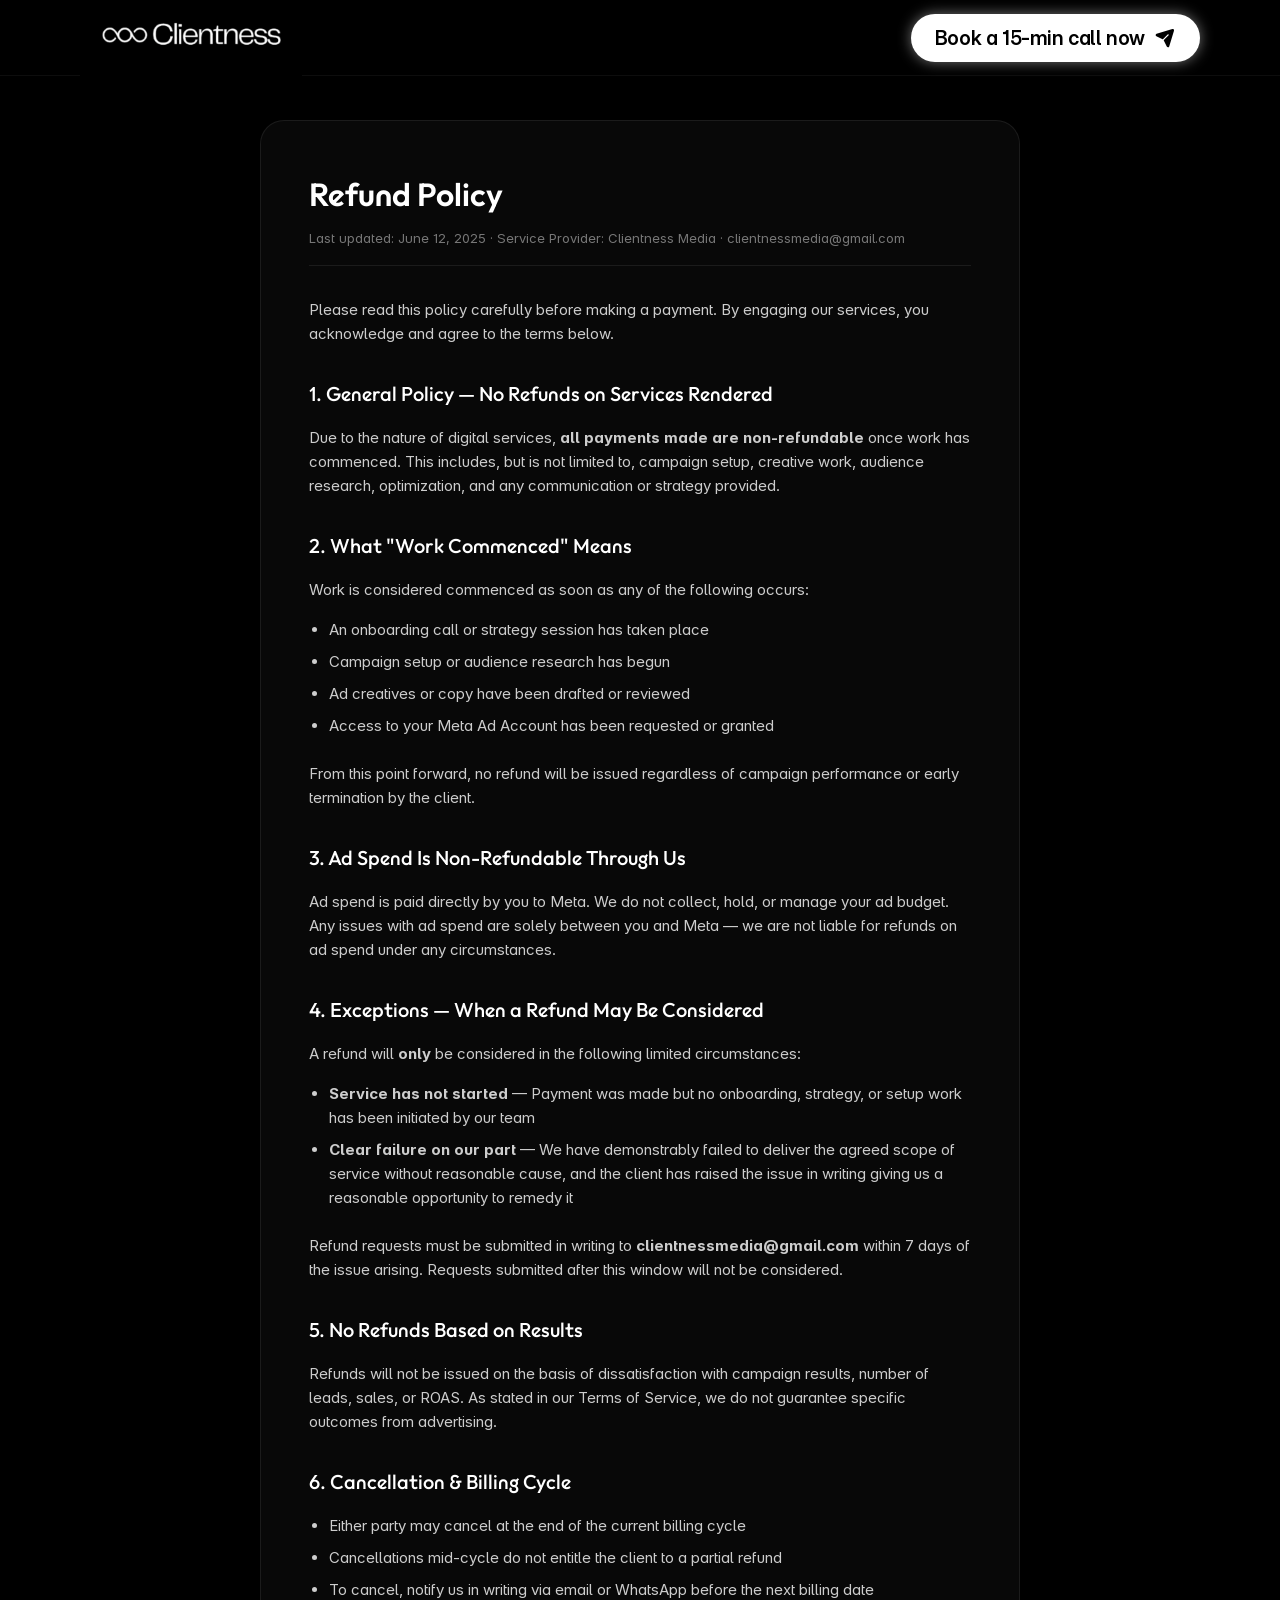
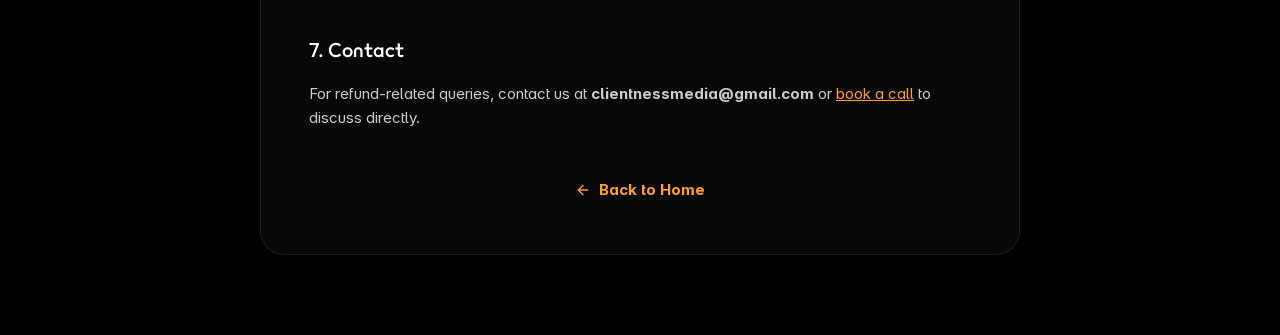
<file: refund/index.html>
<!DOCTYPE html>
<html lang="en">
<head>
  <meta charset="UTF-8">
  <meta name="viewport" content="width=device-width, initial-scale=1.0">
  <title>Refund Policy - Clientness</title>
  <link rel="stylesheet" href="../style.css">
  <link rel="icon" type="image/jpeg" href="../images/4WWfjGH7ksKiMP7XIoxFJHgbwM.jpg">
</head>
<body class="policy-page-body">

  <!-- HEADER -->
  <header class="site-header">
    <div class="header-container">
      <a href="../" class="logo" style="display: flex; align-items: center;">
        <img src="../images/logo-cropped.png" alt="Clientness Logo" style="height: 84px; width: auto; display: block;">
      </a>
      <a href="https://cal.com/clientness/15min" target="_blank" rel="noopener noreferrer" class="btn btn-white">
        <span class="desktop-text">Book a 15-min call now</span>
        <span class="mobile-text">Book a call</span>
        <svg xmlns="http://www.w3.org/2000/svg" viewBox="0 0 256 256" width="21" height="21" fill="currentColor"><path d="M231.4,44.34s0,.1,0,.15l-58.2,191.94a15.88,15.88,0,0,1-14,11.51q-.69.06-1.38.06a15.86,15.86,0,0,1-14.42-9.15L107,164.15a4,4,0,0,1,.77-4.58l57.92-57.92a8,8,0,0,0-11.31-11.31L96.43,148.26a4,4,0,0,1-4.58.77L17.08,112.64a16,16,0,0,1,2.49-29.8l191.94-58.2.15,0A16,16,0,0,1,231.4,44.34Z"></path></svg>
      </a>
    </div>
  </header>

  <main class="policy-wrapper">

    <div class="policy-card-box">
      <h1 class="policy-title">Refund Policy</h1>
      <p class="policy-meta">Last updated: June 12, 2025 · Service Provider: Clientness Media · clientnessmedia@gmail.com</p>

      <div class="policy-content">
        <p>Please read this policy carefully before making a payment. By engaging our services, you acknowledge and agree to the terms below.</p>

        <h3>1. General Policy — No Refunds on Services Rendered</h3>
        <p>Due to the nature of digital services, <strong>all payments made are non-refundable</strong> once work has commenced. This includes, but is not limited to, campaign setup, creative work, audience research, optimization, and any communication or strategy provided.</p>

        <h3>2. What "Work Commenced" Means</h3>
        <p>Work is considered commenced as soon as any of the following occurs:</p>
        <ul>
          <li>An onboarding call or strategy session has taken place</li>
          <li>Campaign setup or audience research has begun</li>
          <li>Ad creatives or copy have been drafted or reviewed</li>
          <li>Access to your Meta Ad Account has been requested or granted</li>
        </ul>
        <p>From this point forward, no refund will be issued regardless of campaign performance or early termination by the client.</p>

        <h3>3. Ad Spend Is Non-Refundable Through Us</h3>
        <p>Ad spend is paid directly by you to Meta. We do not collect, hold, or manage your ad budget. Any issues with ad spend are solely between you and Meta — we are not liable for refunds on ad spend under any circumstances.</p>

        <h3>4. Exceptions — When a Refund May Be Considered</h3>
        <p>A refund will <strong>only</strong> be considered in the following limited circumstances:</p>
        <ul>
          <li><strong>Service has not started</strong> — Payment was made but no onboarding, strategy, or setup work has been initiated by our team</li>
          <li><strong>Clear failure on our part</strong> — We have demonstrably failed to deliver the agreed scope of service without reasonable cause, and the client has raised the issue in writing giving us a reasonable opportunity to remedy it</li>
        </ul>
        <p>Refund requests must be submitted in writing to <strong>clientnessmedia@gmail.com</strong> within 7 days of the issue arising. Requests submitted after this window will not be considered.</p>

        <h3>5. No Refunds Based on Results</h3>
        <p>Refunds will not be issued on the basis of dissatisfaction with campaign results, number of leads, sales, or ROAS. As stated in our Terms of Service, we do not guarantee specific outcomes from advertising.</p>

        <h3>6. Cancellation & Billing Cycle</h3>
        <ul>
          <li>Either party may cancel at the end of the current billing cycle</li>
          <li>Cancellations mid-cycle do not entitle the client to a partial refund</li>
          <li>To cancel, notify us in writing via email or WhatsApp before the next billing date</li>
        </ul>

        <h3>7. Contact</h3>
        <p>For refund-related queries, contact us at <strong>clientnessmedia@gmail.com</strong> or <a href="https://calendar.app.google/DbYAw7ciBBnmosXj9" target="_blank" rel="noopener noreferrer" style="color: #ff9f40; text-decoration: underline;">book a call</a> to discuss directly.</p>
      </div>

      <div class="policy-footer">
        <a href="../" class="policy-back-btn">
          <svg width="16" height="16" viewBox="0 0 24 24" fill="none" stroke="currentColor" stroke-width="2" stroke-linecap="round" stroke-linejoin="round"><line x1="19" y1="12" x2="5" y2="12"></line><polyline points="12 19 5 12 12 5"></polyline></svg>
          Back to Home
        </a>
      </div>
    </div>
  </main>

</body>
</html>
</file>
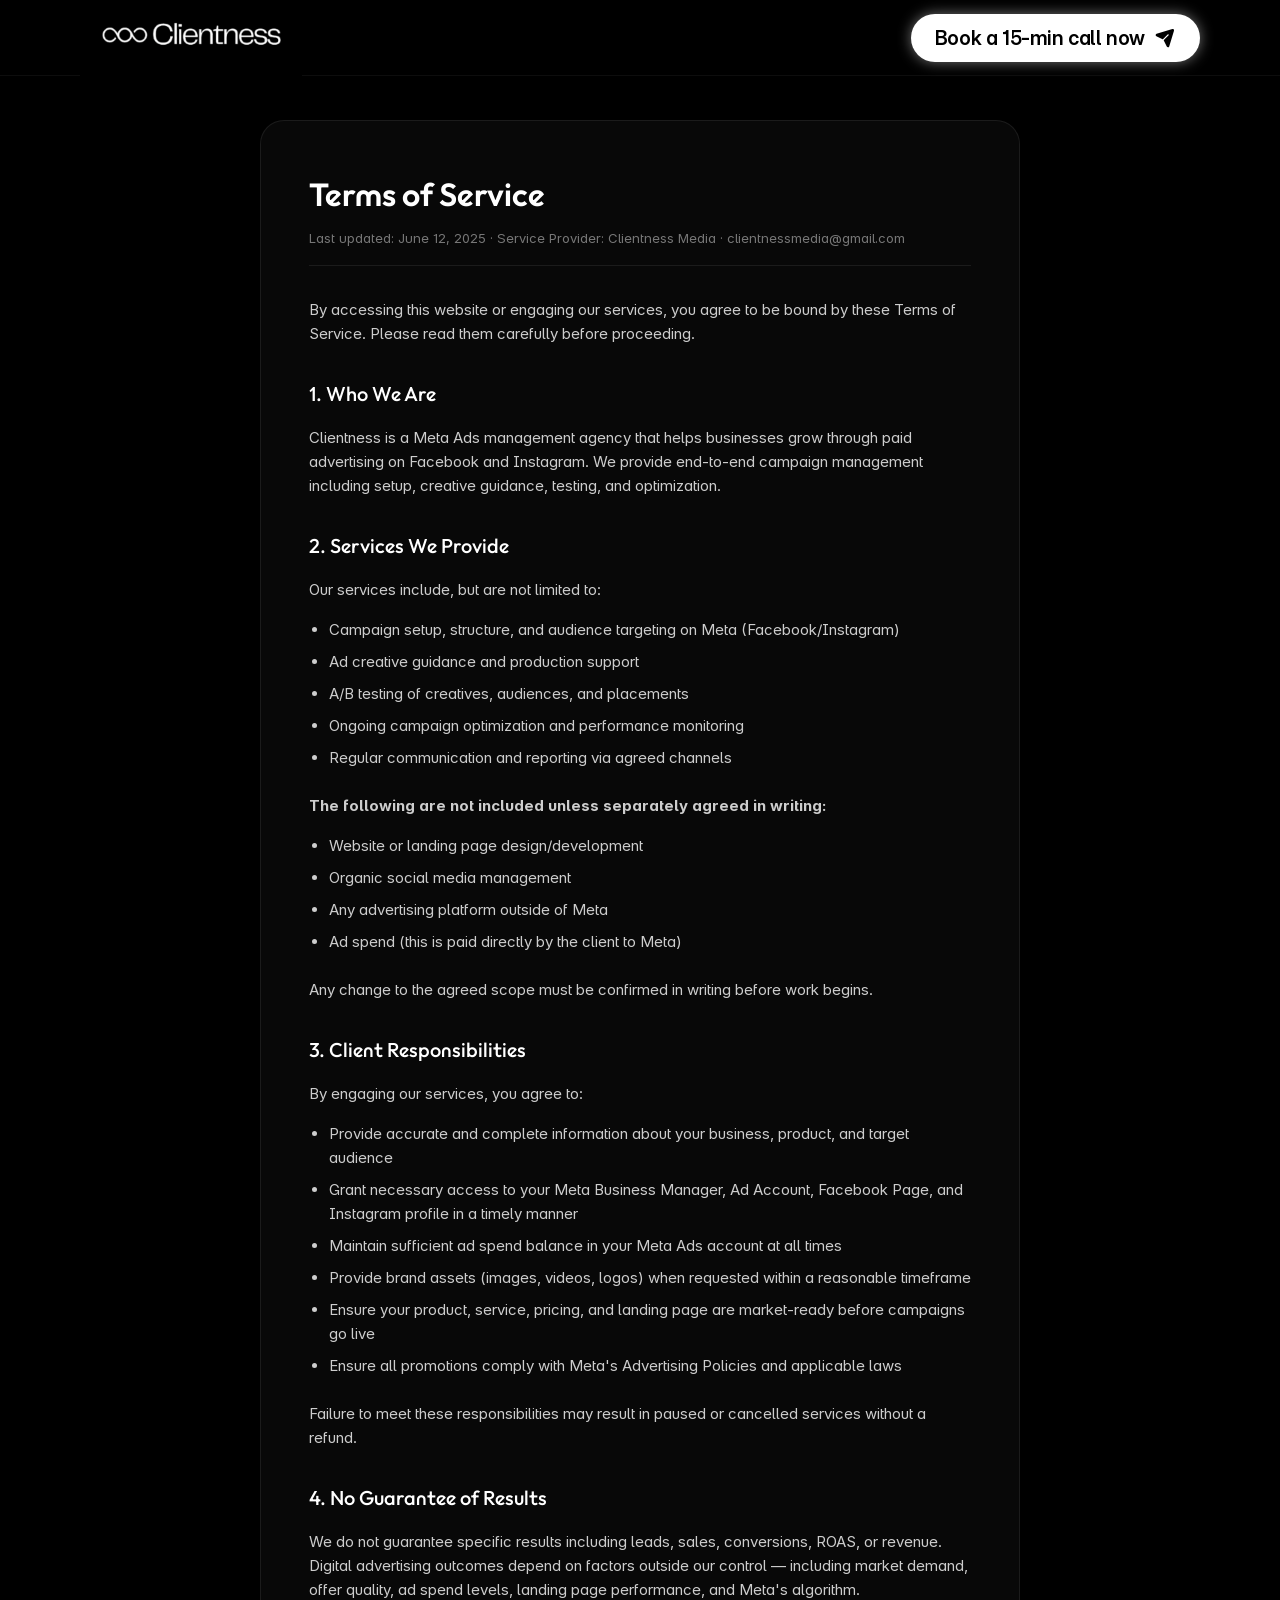
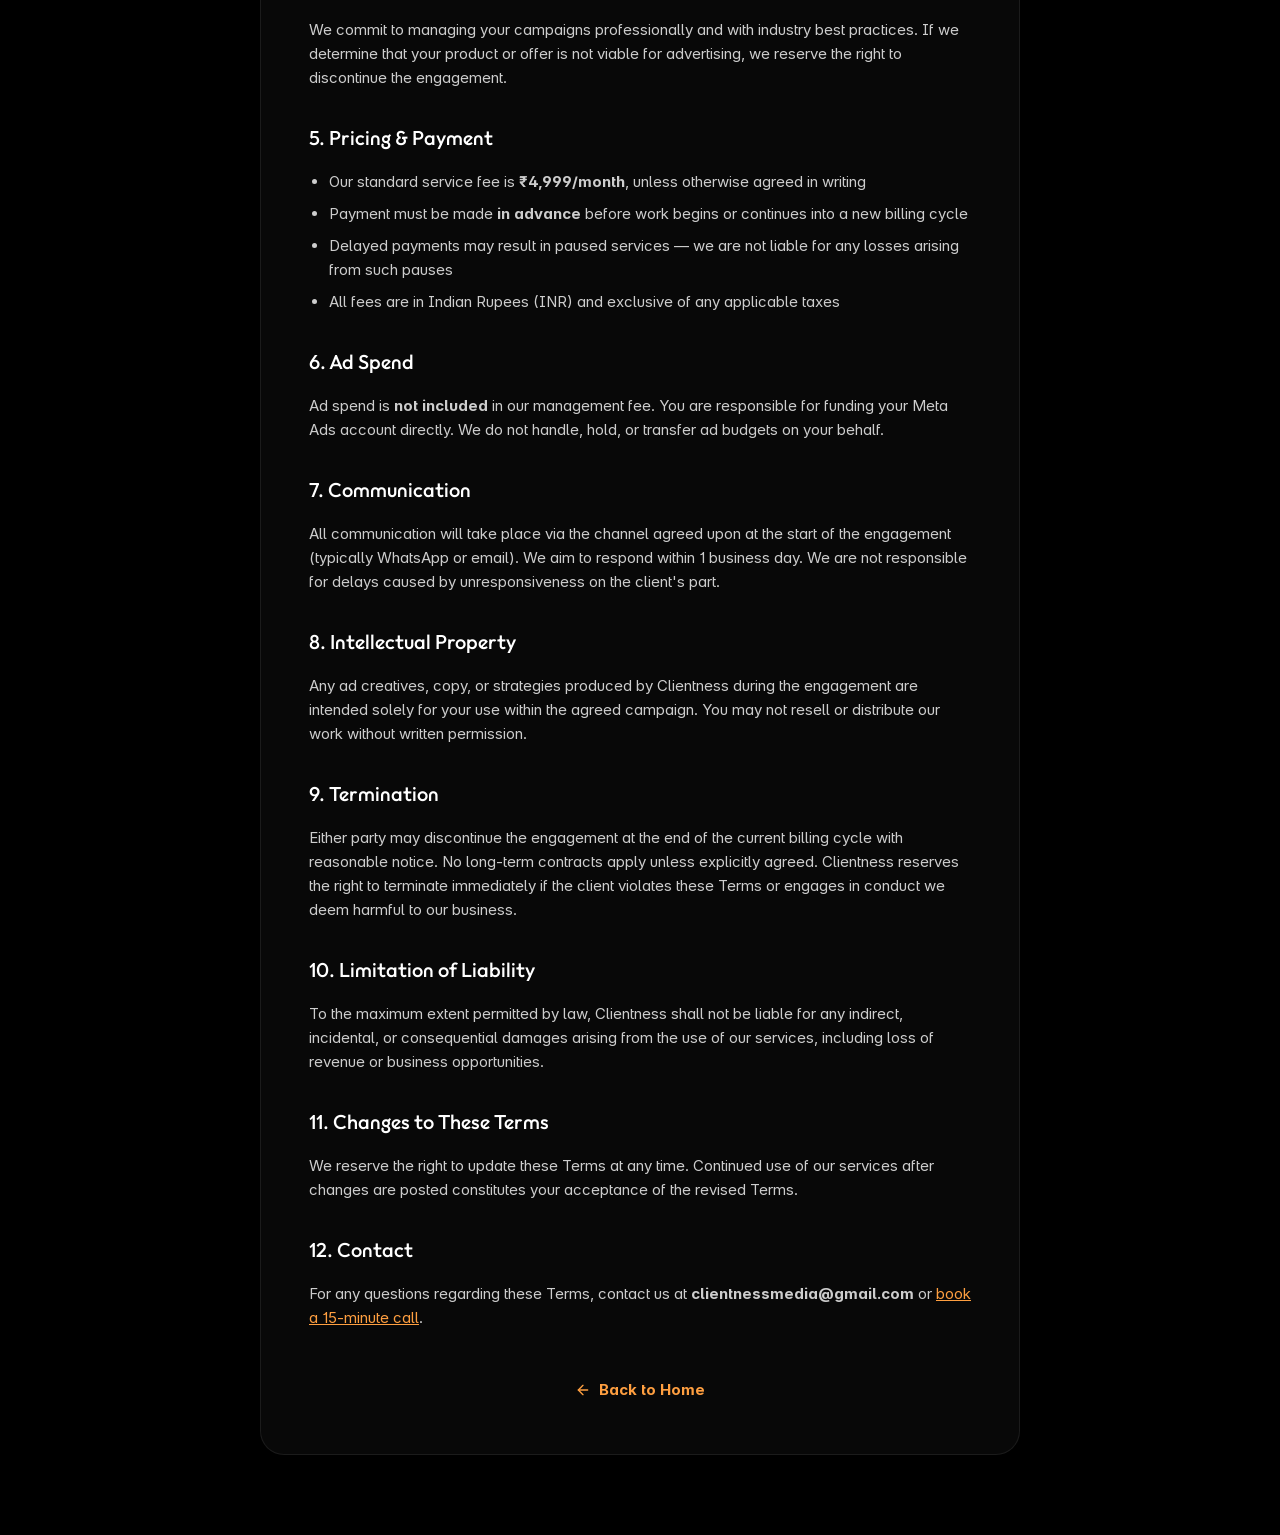
<file: tos/index.html>
<!DOCTYPE html>
<html lang="en">
<head>
  <meta charset="UTF-8">
  <meta name="viewport" content="width=device-width, initial-scale=1.0">
  <title>Terms of Service - Clientness</title>
  <link rel="stylesheet" href="../style.css">
  <link rel="icon" type="image/jpeg" href="../images/4WWfjGH7ksKiMP7XIoxFJHgbwM.jpg">
</head>
<body class="policy-page-body">

  <!-- HEADER -->
  <header class="site-header">
    <div class="header-container">
      <a href="../" class="logo" style="display: flex; align-items: center;">
        <img src="../images/logo-cropped.png" alt="Clientness Logo" style="height: 84px; width: auto; display: block;">
      </a>
      <a href="https://cal.com/clientness/15min" target="_blank" rel="noopener noreferrer" class="btn btn-white">
        <span class="desktop-text">Book a 15-min call now</span>
        <span class="mobile-text">Book a call</span>
        <svg xmlns="http://www.w3.org/2000/svg" viewBox="0 0 256 256" width="21" height="21" fill="currentColor"><path d="M231.4,44.34s0,.1,0,.15l-58.2,191.94a15.88,15.88,0,0,1-14,11.51q-.69.06-1.38.06a15.86,15.86,0,0,1-14.42-9.15L107,164.15a4,4,0,0,1,.77-4.58l57.92-57.92a8,8,0,0,0-11.31-11.31L96.43,148.26a4,4,0,0,1-4.58.77L17.08,112.64a16,16,0,0,1,2.49-29.8l191.94-58.2.15,0A16,16,0,0,1,231.4,44.34Z"></path></svg>
      </a>
    </div>
  </header>

  <main class="policy-wrapper">

    <div class="policy-card-box">
      <h1 class="policy-title">Terms of Service</h1>
      <p class="policy-meta">Last updated: June 12, 2025 · Service Provider: Clientness Media · clientnessmedia@gmail.com</p>

      <div class="policy-content">
        <p>By accessing this website or engaging our services, you agree to be bound by these Terms of Service. Please read them carefully before proceeding.</p>

        <h3>1. Who We Are</h3>
        <p>Clientness is a Meta Ads management agency that helps businesses grow through paid advertising on Facebook and Instagram. We provide end-to-end campaign management including setup, creative guidance, testing, and optimization.</p>

        <h3>2. Services We Provide</h3>
        <p>Our services include, but are not limited to:</p>
        <ul>
          <li>Campaign setup, structure, and audience targeting on Meta (Facebook/Instagram)</li>
          <li>Ad creative guidance and production support</li>
          <li>A/B testing of creatives, audiences, and placements</li>
          <li>Ongoing campaign optimization and performance monitoring</li>
          <li>Regular communication and reporting via agreed channels</li>
        </ul>
        <p><strong>The following are not included unless separately agreed in writing:</strong></p>
        <ul>
          <li>Website or landing page design/development</li>
          <li>Organic social media management</li>
          <li>Any advertising platform outside of Meta</li>
          <li>Ad spend (this is paid directly by the client to Meta)</li>
        </ul>
        <p>Any change to the agreed scope must be confirmed in writing before work begins.</p>

        <h3>3. Client Responsibilities</h3>
        <p>By engaging our services, you agree to:</p>
        <ul>
          <li>Provide accurate and complete information about your business, product, and target audience</li>
          <li>Grant necessary access to your Meta Business Manager, Ad Account, Facebook Page, and Instagram profile in a timely manner</li>
          <li>Maintain sufficient ad spend balance in your Meta Ads account at all times</li>
          <li>Provide brand assets (images, videos, logos) when requested within a reasonable timeframe</li>
          <li>Ensure your product, service, pricing, and landing page are market-ready before campaigns go live</li>
          <li>Ensure all promotions comply with Meta's Advertising Policies and applicable laws</li>
        </ul>
        <p>Failure to meet these responsibilities may result in paused or cancelled services without a refund.</p>

        <h3>4. No Guarantee of Results</h3>
        <p>We do not guarantee specific results including leads, sales, conversions, ROAS, or revenue. Digital advertising outcomes depend on factors outside our control — including market demand, offer quality, ad spend levels, landing page performance, and Meta's algorithm.</p>
        <p>We commit to managing your campaigns professionally and with industry best practices. If we determine that your product or offer is not viable for advertising, we reserve the right to discontinue the engagement.</p>

        <h3>5. Pricing & Payment</h3>
        <ul>
          <li>Our standard service fee is <strong>₹4,999/month</strong>, unless otherwise agreed in writing</li>
          <li>Payment must be made <strong>in advance</strong> before work begins or continues into a new billing cycle</li>
          <li>Delayed payments may result in paused services — we are not liable for any losses arising from such pauses</li>
          <li>All fees are in Indian Rupees (INR) and exclusive of any applicable taxes</li>
        </ul>

        <h3>6. Ad Spend</h3>
        <p>Ad spend is <strong>not included</strong> in our management fee. You are responsible for funding your Meta Ads account directly. We do not handle, hold, or transfer ad budgets on your behalf.</p>

        <h3>7. Communication</h3>
        <p>All communication will take place via the channel agreed upon at the start of the engagement (typically WhatsApp or email). We aim to respond within 1 business day. We are not responsible for delays caused by unresponsiveness on the client's part.</p>

        <h3>8. Intellectual Property</h3>
        <p>Any ad creatives, copy, or strategies produced by Clientness during the engagement are intended solely for your use within the agreed campaign. You may not resell or distribute our work without written permission.</p>

        <h3>9. Termination</h3>
        <p>Either party may discontinue the engagement at the end of the current billing cycle with reasonable notice. No long-term contracts apply unless explicitly agreed. Clientness reserves the right to terminate immediately if the client violates these Terms or engages in conduct we deem harmful to our business.</p>

        <h3>10. Limitation of Liability</h3>
        <p>To the maximum extent permitted by law, Clientness shall not be liable for any indirect, incidental, or consequential damages arising from the use of our services, including loss of revenue or business opportunities.</p>

        <h3>11. Changes to These Terms</h3>
        <p>We reserve the right to update these Terms at any time. Continued use of our services after changes are posted constitutes your acceptance of the revised Terms.</p>

        <h3>12. Contact</h3>
        <p>For any questions regarding these Terms, contact us at <strong>clientnessmedia@gmail.com</strong> or <a href="https://calendar.app.google/DbYAw7ciBBnmosXj9" target="_blank" rel="noopener noreferrer" style="color: #ff9f40; text-decoration: underline;">book a 15-minute call</a>.</p>
      </div>

      <div class="policy-footer">
        <a href="../" class="policy-back-btn">
          <svg width="16" height="16" viewBox="0 0 24 24" fill="none" stroke="currentColor" stroke-width="2" stroke-linecap="round" stroke-linejoin="round"><line x1="19" y1="12" x2="5" y2="12"></line><polyline points="12 19 5 12 12 5"></polyline></svg>
          Back to Home
        </a>
      </div>
    </div>
  </main>

</body>
</html>
</file>
<file: style.css>
@import url('https://fonts.googleapis.com/css2?family=Outfit:wght@300;400;500;600;700&family=Rethink+Sans:ital,wght@0,400..800;1,400..800&display=swap');

@font-face {
  font-family: "Inter Display";
  src: url("./assets/gazZKZuUEtvr9ULhdA4SprP0AZ0.woff2");
  font-display: swap;
  font-style: normal;
  font-weight: 600;
  unicode-range: U+0460-052F, U+1C80-1C88, U+20B4, U+2DE0-2DFF, U+A640-A69F, U+FE2E-FE2F
}

@font-face {
  font-family: "Inter Display";
  src: url("./assets/pe8RoujoPxuTZhqoNzYqHX2MXA.woff2");
  font-display: swap;
  font-style: normal;
  font-weight: 600;
  unicode-range: U+0301, U+0400-045F, U+0490-0491, U+04B0-04B1, U+2116
}

@font-face {
  font-family: "Inter Display";
  src: url("./assets/teGhWnhH3bCqefKGsIsqFy3hK8.woff2");
  font-display: swap;
  font-style: normal;
  font-weight: 600;
  unicode-range: U+1F00-1FFF
}

@font-face {
  font-family: "Inter Display";
  src: url("./assets/qQHxgTnEk6Czu1yW4xS82HQWFOk.woff2");
  font-display: swap;
  font-style: normal;
  font-weight: 600;
  unicode-range: U+0370-03FF
}

@font-face {
  font-family: "Inter Display";
  src: url("./assets/MJ3N6lfN4iP5Um8rJGqLYl03tE.woff2");
  font-display: swap;
  font-style: normal;
  font-weight: 600;
  unicode-range: U+0100-024F, U+0259, U+1E00-1EFF, U+2020, U+20A0-20AB, U+20AD-20CF, U+2113, U+2C60-2C7F, U+A720-A7FF
}

@font-face {
  font-family: "Inter Display";
  src: url("./assets/PfdOpgzFf7N2Uye9JX7xRKYTgSc.woff2");
  font-display: swap;
  font-style: normal;
  font-weight: 600;
  unicode-range: U+0000-00FF, U+0131, U+0152-0153, U+02BB-02BC, U+02C6, U+02DA, U+02DC, U+2000-206F, U+2070, U+2074-207E, U+2080-208E, U+20AC, U+2122, U+2191, U+2193, U+2212, U+2215, U+FEFF, U+FFFD
}

@font-face {
  font-family: "Inter Display";
  src: url("./assets/0SEEmmWc3vovhaai4RlRQSWRrz0.woff2");
  font-display: swap;
  font-style: normal;
  font-weight: 600;
  unicode-range: U+0102-0103, U+0110-0111, U+0128-0129, U+0168-0169, U+01A0-01A1, U+01AF-01B0, U+1EA0-1EF9, U+20AB
}

@font-face {
  font-family: "Inter Display";
  src: url("./assets/2uIBiALfCHVpWbHqRMZutfT7giU.woff2");
  font-display: swap;
  font-style: normal;
  font-weight: 400;
  unicode-range: U+0460-052F, U+1C80-1C88, U+20B4, U+2DE0-2DFF, U+A640-A69F, U+FE2E-FE2F
}

@font-face {
  font-family: "Inter Display";
  src: url("./assets/Zwfz6xbVe5pmcWRJRgBDHnMkOkI.woff2");
  font-display: swap;
  font-style: normal;
  font-weight: 400;
  unicode-range: U+0301, U+0400-045F, U+0490-0491, U+04B0-04B1, U+2116
}

@font-face {
  font-family: "Inter Display";
  src: url("./assets/U9LaDDmbRhzX3sB8g8glTy5feTE.woff2");
  font-display: swap;
  font-style: normal;
  font-weight: 400;
  unicode-range: U+1F00-1FFF
}

@font-face {
  font-family: "Inter Display";
  src: url("./assets/tVew2LzXJ1t7QfxP1gdTIdj2o0g.woff2");
  font-display: swap;
  font-style: normal;
  font-weight: 400;
  unicode-range: U+0370-03FF
}

@font-face {
  font-family: "Inter Display";
  src: url("./assets/DF7bjCRmStYPqSb945lAlMfCCVQ.woff2");
  font-display: swap;
  font-style: normal;
  font-weight: 400;
  unicode-range: U+0100-024F, U+0259, U+1E00-1EFF, U+2020, U+20A0-20AB, U+20AD-20CF, U+2113, U+2C60-2C7F, U+A720-A7FF
}

@font-face {
  font-family: "Inter Display";
  src: url("./assets/bHYNJqzTyl2lqvmMiRRS6Y16Es.woff2");
  font-display: swap;
  font-style: normal;
  font-weight: 400;
  unicode-range: U+0000-00FF, U+0131, U+0152-0153, U+02BB-02BC, U+02C6, U+02DA, U+02DC, U+2000-206F, U+2070, U+2074-207E, U+2080-208E, U+20AC, U+2122, U+2191, U+2193, U+2212, U+2215, U+FEFF, U+FFFD
}

@font-face {
  font-family: "Inter Display";
  src: url("./assets/vebZUMjGyKkYsfcY73iwWTzLNag.woff2");
  font-display: swap;
  font-style: normal;
  font-weight: 400;
  unicode-range: U+0102-0103, U+0110-0111, U+0128-0129, U+0168-0169, U+01A0-01A1, U+01AF-01B0, U+1EA0-1EF9, U+20AB
}

@font-face {
  font-family: "Inter Display";
  src: url("./assets/I11LrmuBDQZweplJ62KkVsklU5Y.woff2");
  font-display: swap;
  font-style: normal;
  font-weight: 700;
  unicode-range: U+0460-052F, U+1C80-1C88, U+20B4, U+2DE0-2DFF, U+A640-A69F, U+FE2E-FE2F
}

@font-face {
  font-family: "Inter Display";
  src: url("./assets/UjFZPDy3qGuDktQM4q9CxhKfIa8.woff2");
  font-display: swap;
  font-style: normal;
  font-weight: 700;
  unicode-range: U+0301, U+0400-045F, U+0490-0491, U+04B0-04B1, U+2116
}

@font-face {
  font-family: "Inter Display";
  src: url("./assets/8exwVHJy2DhJ4N5prYlVMrEKmQ.woff2");
  font-display: swap;
  font-style: normal;
  font-weight: 700;
  unicode-range: U+1F00-1FFF
}

@font-face {
  font-family: "Inter Display";
  src: url("./assets/UTeedEK21hO5jDxEUldzdScUqpg.woff2");
  font-display: swap;
  font-style: normal;
  font-weight: 700;
  unicode-range: U+0370-03FF
}

@font-face {
  font-family: "Inter Display";
  src: url("./assets/Ig8B8nzy11hzIWEIYnkg91sofjo.woff2");
  font-display: swap;
  font-style: normal;
  font-weight: 700;
  unicode-range: U+0100-024F, U+0259, U+1E00-1EFF, U+2020, U+20A0-20AB, U+20AD-20CF, U+2113, U+2C60-2C7F, U+A720-A7FF
}

@font-face {
  font-family: "Inter Display";
  src: url("./assets/qITWJ2WdG0wrgQPDb8lvnYnTXDg.woff2");
  font-display: swap;
  font-style: normal;
  font-weight: 700;
  unicode-range: U+0000-00FF, U+0131, U+0152-0153, U+02BB-02BC, U+02C6, U+02DA, U+02DC, U+2000-206F, U+2070, U+2074-207E, U+2080-208E, U+20AC, U+2122, U+2191, U+2193, U+2212, U+2215, U+FEFF, U+FFFD
}

@font-face {
  font-family: "Inter Display";
  src: url("./assets/qctQFoJqJ9aIbRSIp0AhCQpFxn8.woff2");
  font-display: swap;
  font-style: normal;
  font-weight: 700;
  unicode-range: U+0102-0103, U+0110-0111, U+0128-0129, U+0168-0169, U+01A0-01A1, U+01AF-01B0, U+1EA0-1EF9, U+20AB
}

@font-face {
  font-family: "Inter Display";
  src: url("./assets/ePuN3mCjzajIHnyCdvKBFiZkyY0.woff2");
  font-display: swap;
  font-style: normal;
  font-weight: 500;
  unicode-range: U+0460-052F, U+1C80-1C88, U+20B4, U+2DE0-2DFF, U+A640-A69F, U+FE2E-FE2F
}

@font-face {
  font-family: "Inter Display";
  src: url("./assets/V3j1L0o5vPFKe26Sw4HcpXCfHo.woff2");
  font-display: swap;
  font-style: normal;
  font-weight: 500;
  unicode-range: U+0301, U+0400-045F, U+0490-0491, U+04B0-04B1, U+2116
}

@font-face {
  font-family: "Inter Display";
  src: url("./assets/F3kdpd2N0cToWV5huaZjjgM.woff2");
  font-display: swap;
  font-style: normal;
  font-weight: 500;
  unicode-range: U+1F00-1FFF
}

@font-face {
  font-family: "Inter Display";
  src: url("./assets/0iDmxkizU9goZoclqIqsV5rvETU.woff2");
  font-display: swap;
  font-style: normal;
  font-weight: 500;
  unicode-range: U+0370-03FF
}

@font-face {
  font-family: "Inter Display";
  src: url("./assets/r0mv3NegmA0akcQsNFotG32Las.woff2");
  font-display: swap;
  font-style: normal;
  font-weight: 500;
  unicode-range: U+0100-024F, U+0259, U+1E00-1EFF, U+2020, U+20A0-20AB, U+20AD-20CF, U+2113, U+2C60-2C7F, U+A720-A7FF
}

@font-face {
  font-family: "Inter Display";
  src: url("./assets/iwWTDc49ENF2tCHbqlNARXw6Ug.woff2");
  font-display: swap;
  font-style: normal;
  font-weight: 500;
  unicode-range: U+0000-00FF, U+0131, U+0152-0153, U+02BB-02BC, U+02C6, U+02DA, U+02DC, U+2000-206F, U+2070, U+2074-207E, U+2080-208E, U+20AC, U+2122, U+2191, U+2193, U+2212, U+2215, U+FEFF, U+FFFD
}

@font-face {
  font-family: "Inter Display";
  src: url("./assets/Ii21jnSJkulBKsHHXKlapi7fv9w.woff2");
  font-display: swap;
  font-style: normal;
  font-weight: 500;
  unicode-range: U+0102-0103, U+0110-0111, U+0128-0129, U+0168-0169, U+01A0-01A1, U+01AF-01B0, U+1EA0-1EF9, U+20AB
}

@font-face {
  font-family: "Inter Display";
  src: url("./assets/MaMAn5Jp5gJg1z3VaLH65QwWPLc.woff2");
  font-display: swap;
  font-style: normal;
  font-weight: 300;
  unicode-range: U+0460-052F, U+1C80-1C88, U+20B4, U+2DE0-2DFF, U+A640-A69F, U+FE2E-FE2F
}

@font-face {
  font-family: "Inter Display";
  src: url("./assets/fEqgEChcTaneQFxeugexHq7Bk.woff2");
  font-display: swap;
  font-style: normal;
  font-weight: 300;
  unicode-range: U+0301, U+0400-045F, U+0490-0491, U+04B0-04B1, U+2116
}

@font-face {
  font-family: "Inter Display";
  src: url("./assets/nL7d8Ph0ViwUQorApF89PoAagQI.woff2");
  font-display: swap;
  font-style: normal;
  font-weight: 300;
  unicode-range: U+1F00-1FFF
}

@font-face {
  font-family: "Inter Display";
  src: url("./assets/YOHXUQlY1iC2t7qT4HeLSoBDtn4.woff2");
  font-display: swap;
  font-style: normal;
  font-weight: 300;
  unicode-range: U+0370-03FF
}

@font-face {
  font-family: "Inter Display";
  src: url("./assets/TfzHIi6ZmZDuhnIFGcgM6Ipuim4.woff2");
  font-display: swap;
  font-style: normal;
  font-weight: 300;
  unicode-range: U+0100-024F, U+0259, U+1E00-1EFF, U+2020, U+20A0-20AB, U+20AD-20CF, U+2113, U+2C60-2C7F, U+A720-A7FF
}

@font-face {
  font-family: "Inter Display";
  src: url("./assets/CnMzVKZxLPB68RITfNGUfLe65m4.woff2");
  font-display: swap;
  font-style: normal;
  font-weight: 300;
  unicode-range: U+0000-00FF, U+0131, U+0152-0153, U+02BB-02BC, U+02C6, U+02DA, U+02DC, U+2000-206F, U+2070, U+2074-207E, U+2080-208E, U+20AC, U+2122, U+2191, U+2193, U+2212, U+2215, U+FEFF, U+FFFD
}

@font-face {
  font-family: "Inter Display";
  src: url("./assets/ub5XwqqEAMrXQz31ej6fNqbxnBc.woff2");
  font-display: swap;
  font-style: normal;
  font-weight: 300;
  unicode-range: U+0102-0103, U+0110-0111, U+0128-0129, U+0168-0169, U+01A0-01A1, U+01AF-01B0, U+1EA0-1EF9, U+20AB
}

@font-face {
  font-family: "Inter";
  src: url("./assets/5vvr9Vy74if2I6bQbJvbw7SY1pQ.woff2");
  font-display: swap;
  font-style: normal;
  font-weight: 400;
  unicode-range: U+0460-052F, U+1C80-1C88, U+20B4, U+2DE0-2DFF, U+A640-A69F, U+FE2E-FE2F
}

@font-face {
  font-family: "Inter";
  src: url("./assets/EOr0mi4hNtlgWNn9if640EZzXCo.woff2");
  font-display: swap;
  font-style: normal;
  font-weight: 400;
  unicode-range: U+0301, U+0400-045F, U+0490-0491, U+04B0-04B1, U+2116
}

@font-face {
  font-family: "Inter";
  src: url("./assets/Y9k9QrlZAqio88Klkmbd8VoMQc.woff2");
  font-display: swap;
  font-style: normal;
  font-weight: 400;
  unicode-range: U+1F00-1FFF
}

@font-face {
  font-family: "Inter";
  src: url("./assets/OYrD2tBIBPvoJXiIHnLoOXnY9M.woff2");
  font-display: swap;
  font-style: normal;
  font-weight: 400;
  unicode-range: U+0370-03FF
}

@font-face {
  font-family: "Inter";
  src: url("./assets/JeYwfuaPfZHQhEG8U5gtPDZ7WQ.woff2");
  font-display: swap;
  font-style: normal;
  font-weight: 400;
  unicode-range: U+0100-024F, U+0259, U+1E00-1EFF, U+2020, U+20A0-20AB, U+20AD-20CF, U+2113, U+2C60-2C7F, U+A720-A7FF
}

@font-face {
  font-family: "Inter";
  src: url("./assets/GrgcKwrN6d3Uz8EwcLHZxwEfC4.woff2");
  font-display: swap;
  font-style: normal;
  font-weight: 400;
  unicode-range: U+0000-00FF, U+0131, U+0152-0153, U+02BB-02BC, U+02C6, U+02DA, U+02DC, U+2000-206F, U+2070, U+2074-207E, U+2080-208E, U+20AC, U+2122, U+2191, U+2193, U+2212, U+2215, U+FEFF, U+FFFD
}

@font-face {
  font-family: "Inter";
  src: url("./assets/b6Y37FthZeALduNqHicBT6FutY.woff2");
  font-display: swap;
  font-style: normal;
  font-weight: 400;
  unicode-range: U+0102-0103, U+0110-0111, U+0128-0129, U+0168-0169, U+01A0-01A1, U+01AF-01B0, U+1EA0-1EF9, U+20AB
}

@font-face {
  font-family: "Inter Display";
  src: url("./assets/kZK78sVb0ChIxwI4EF00ArQvpu0.woff2");
  font-style: normal;
  font-weight: 200;
  unicode-range: U+0460-052F, U+1C80-1C88, U+20B4, U+2DE0-2DFF, U+A640-A69F, U+FE2E-FE2F
}

@font-face {
  font-family: "Inter Display";
  src: url("./assets/zLXnIInNs9VhCJZQ1B0FvHgtWDM.woff2");
  font-style: normal;
  font-weight: 200;
  unicode-range: U+0301, U+0400-045F, U+0490-0491, U+04B0-04B1, U+2116
}

@font-face {
  font-family: "Inter Display";
  src: url("./assets/yHa3FUh9QDCLkYGoHU44PsRbTI.woff2");
  font-style: normal;
  font-weight: 200;
  unicode-range: U+1F00-1FFF
}

@font-face {
  font-family: "Inter Display";
  src: url("./assets/w3wwH92cnNPcZVAf63gAmGQW0k.woff2");
  font-style: normal;
  font-weight: 200;
  unicode-range: U+0370-03FF
}

@font-face {
  font-family: "Inter Display";
  src: url("./assets/w9aHRXFhel7kScIgRMsPqEwE3AY.woff2");
  font-style: normal;
  font-weight: 200;
  unicode-range: U+0100-024F, U+0259, U+1E00-1EFF, U+2020, U+20A0-20AB, U+20AD-20CF, U+2113, U+2C60-2C7F, U+A720-A7FF
}

@font-face {
  font-family: "Inter Display";
  src: url("./assets/t5RNiwIqoB2GvYhcdv6NPQF6kfk.woff2");
  font-style: normal;
  font-weight: 200;
  unicode-range: U+0000-00FF, U+0131, U+0152-0153, U+02BB-02BC, U+02C6, U+02DA, U+02DC, U+2000-206F, U+2070, U+2074-207E, U+2080-208E, U+20AC, U+2122, U+2191, U+2193, U+2212, U+2215, U+FEFF, U+FFFD
}

@font-face {
  font-family: "Inter Display";
  src: url("./assets/eDNmF3DmGWYDX8NrhNZOl1SDyQ.woff2");
  font-style: normal;
  font-weight: 200;
  unicode-range: U+0102-0103, U+0110-0111, U+0128-0129, U+0168-0169, U+01A0-01A1, U+01AF-01B0, U+1EA0-1EF9, U+20AB
}

@font-face {
  font-family: "Inter Display";
  src: url("./assets/fXvVh2JeZlehNcEhKHpHH0frSl0.woff2");
  font-display: swap;
  font-style: italic;
  font-weight: 700;
  unicode-range: U+0460-052F, U+1C80-1C88, U+20B4, U+2DE0-2DFF, U+A640-A69F, U+FE2E-FE2F
}

@font-face {
  font-family: "Inter Display";
  src: url("./assets/7pScaNeb6M7n2HF2jKemDqzCIr4.woff2");
  font-display: swap;
  font-style: italic;
  font-weight: 700;
  unicode-range: U+0301, U+0400-045F, U+0490-0491, U+04B0-04B1, U+2116
}

@font-face {
  font-family: "Inter Display";
  src: url("./assets/qS4UjQYyATcVV9rODk0Zx9KhkY8.woff2");
  font-display: swap;
  font-style: italic;
  font-weight: 700;
  unicode-range: U+1F00-1FFF
}

@font-face {
  font-family: "Inter Display";
  src: url("./assets/VfD2n20yM7v0hrUEBHEyafsmMBY.woff2");
  font-display: swap;
  font-style: italic;
  font-weight: 700;
  unicode-range: U+0370-03FF
}

@font-face {
  font-family: "Inter Display";
  src: url("./assets/4oIO9fB59bn3cKFWz7piCj28z9s.woff2");
  font-display: swap;
  font-style: italic;
  font-weight: 700;
  unicode-range: U+0100-024F, U+0259, U+1E00-1EFF, U+2020, U+20A0-20AB, U+20AD-20CF, U+2113, U+2C60-2C7F, U+A720-A7FF
}

@font-face {
  font-family: "Inter Display";
  src: url("./assets/MzumQQZJQBC6KM1omtmwOtsogtI.woff2");
  font-display: swap;
  font-style: italic;
  font-weight: 700;
  unicode-range: U+0000-00FF, U+0131, U+0152-0153, U+02BB-02BC, U+02C6, U+02DA, U+02DC, U+2000-206F, U+2070, U+2074-207E, U+2080-208E, U+20AC, U+2122, U+2191, U+2193, U+2212, U+2215, U+FEFF, U+FFFD
}

@font-face {
  font-family: "Inter Display";
  src: url("./assets/F5Lmfd3fCAu7TwiYbI4DLWw4ks.woff2");
  font-display: swap;
  font-style: italic;
  font-weight: 700;
  unicode-range: U+0102-0103, U+0110-0111, U+0128-0129, U+0168-0169, U+01A0-01A1, U+01AF-01B0, U+1EA0-1EF9, U+20AB
}

@font-face {
  font-family: "Inter Display";
  src: url("./assets/THWAFHoAcmqLMy81E8hCSdziVKA.woff2");
  font-display: swap;
  font-style: italic;
  font-weight: 400;
  unicode-range: U+0460-052F, U+1C80-1C88, U+20B4, U+2DE0-2DFF, U+A640-A69F, U+FE2E-FE2F
}

@font-face {
  font-family: "Inter Display";
  src: url("./assets/sQxGYWDlRkDr0eOKqiNRl6g5rs.woff2");
  font-display: swap;
  font-style: italic;
  font-weight: 400;
  unicode-range: U+0301, U+0400-045F, U+0490-0491, U+04B0-04B1, U+2116
}

@font-face {
  font-family: "Inter Display";
  src: url("./assets/NNTAT1XAm8ZRkr824inYPkjNeL4.woff2");
  font-display: swap;
  font-style: italic;
  font-weight: 400;
  unicode-range: U+1F00-1FFF
}

@font-face {
  font-family: "Inter Display";
  src: url("./assets/P2qr9PAWBt905929rHfxmneMUG0.woff2");
  font-display: swap;
  font-style: italic;
  font-weight: 400;
  unicode-range: U+0370-03FF
}

@font-face {
  font-family: "Inter Display";
  src: url("./assets/2BmSa4TZZvFKAZg2DydxTbvKlTU.woff2");
  font-display: swap;
  font-style: italic;
  font-weight: 400;
  unicode-range: U+0100-024F, U+0259, U+1E00-1EFF, U+2020, U+20A0-20AB, U+20AD-20CF, U+2113, U+2C60-2C7F, U+A720-A7FF
}

@font-face {
  font-family: "Inter Display";
  src: url("./assets/P0JCAnd2N1Q6qwTQohre3XmQ.woff2");
  font-display: swap;
  font-style: italic;
  font-weight: 400;
  unicode-range: U+0000-00FF, U+0131, U+0152-0153, U+02BB-02BC, U+02C6, U+02DA, U+02DC, U+2000-206F, U+2070, U+2074-207E, U+2080-208E, U+20AC, U+2122, U+2191, U+2193, U+2212, U+2215, U+FEFF, U+FFFD
}

@font-face {
  font-family: "Inter Display";
  src: url("./assets/KMFW46iYsEZaUBwXbwPc9nQm71o.woff2");
  font-display: swap;
  font-style: italic;
  font-weight: 400;
  unicode-range: U+0102-0103, U+0110-0111, U+0128-0129, U+0168-0169, U+01A0-01A1, U+01AF-01B0, U+1EA0-1EF9, U+20AB
}

@font-face {
  font-family: "Inter";
  src: url("./assets/DpPBYI0sL4fYLgAkX8KXOPVt7c.woff2");
  font-display: swap;
  font-style: normal;
  font-weight: 700;
  unicode-range: U+0460-052F, U+1C80-1C88, U+20B4, U+2DE0-2DFF, U+A640-A69F, U+FE2E-FE2F
}

@font-face {
  font-family: "Inter";
  src: url("./assets/4RAEQdEOrcnDkhHiiCbJOw92Lk.woff2");
  font-display: swap;
  font-style: normal;
  font-weight: 700;
  unicode-range: U+0301, U+0400-045F, U+0490-0491, U+04B0-04B1, U+2116
}

@font-face {
  font-family: "Inter";
  src: url("./assets/1K3W8DizY3v4emK8Mb08YHxTbs.woff2");
  font-display: swap;
  font-style: normal;
  font-weight: 700;
  unicode-range: U+1F00-1FFF
}

@font-face {
  font-family: "Inter";
  src: url("./assets/tUSCtfYVM1I1IchuyCwz9gDdQ.woff2");
  font-display: swap;
  font-style: normal;
  font-weight: 700;
  unicode-range: U+0370-03FF
}

@font-face {
  font-family: "Inter";
  src: url("./assets/VgYFWiwsAC5OYxAycRXXvhze58.woff2");
  font-display: swap;
  font-style: normal;
  font-weight: 700;
  unicode-range: U+0100-024F, U+0259, U+1E00-1EFF, U+2020, U+20A0-20AB, U+20AD-20CF, U+2113, U+2C60-2C7F, U+A720-A7FF
}

@font-face {
  font-family: "Inter";
  src: url("./assets/syRNPWzAMIrcJ3wIlPIP43KjQs.woff2");
  font-display: swap;
  font-style: normal;
  font-weight: 700;
  unicode-range: U+0000-00FF, U+0131, U+0152-0153, U+02BB-02BC, U+02C6, U+02DA, U+02DC, U+2000-206F, U+2070, U+2074-207E, U+2080-208E, U+20AC, U+2122, U+2191, U+2193, U+2212, U+2215, U+FEFF, U+FFFD
}

@font-face {
  font-family: "Inter";
  src: url("./assets/GIryZETIX4IFypco5pYZONKhJIo.woff2");
  font-display: swap;
  font-style: normal;
  font-weight: 700;
  unicode-range: U+0102-0103, U+0110-0111, U+0128-0129, U+0168-0169, U+01A0-01A1, U+01AF-01B0, U+1EA0-1EF9, U+20AB
}

@font-face {
  font-family: "Inter Display Placeholder";
  src: local("Arial");
  ascent-override: 98.56%;
  descent-override: 24.54%;
  line-gap-override: 0.00%;
  size-adjust: 98.29%
}

@font-face {
  font-family: "Inter Placeholder";
  src: local("Arial");
  ascent-override: 89.79%;
  descent-override: 22.36%;
  line-gap-override: 0.00%;
  size-adjust: 107.89%
}

:root {
  --bg-dark: #000000;
  --text-primary: #ffffff;
  --text-secondary: #a1a1aa;
  /* Muted gray for subtitles */
  --card-bg: #111111;
  /* Very dark gray for pricing card and FAQ */
  --border-color: #27272a;
}

*,
*::before,
*::after {
  box-sizing: border-box;
  margin: 0;
  padding: 0;
}

html {
  overflow-x: clip;
  scroll-behavior: smooth;
}

body {
  background-color: var(--bg-dark);
  color: var(--text-primary);
  font-family: "Inter Display", "Inter", sans-serif;
  font-feature-settings: "cv03", "cv04", "cv09", "cv11", "salt";
  -webkit-font-feature-settings: "cv03", "cv04", "cv09", "cv11", "salt";
  -webkit-font-smoothing: antialiased;
  -moz-osx-font-smoothing: grayscale;
  line-height: 1.5;
  overflow-x: clip;
  position: relative;
}

main {
  width: 100%;
  position: relative;
}



img {
  max-width: 100%;
  display: block;
}

a {
  text-decoration: none;
  color: inherit;
}

ul,
ol {
  list-style: none;
}

/* BUTTONS */
.btn {
  display: inline-flex;
  align-items: center;
  justify-content: center;
  padding: 10px 20px;
  border-radius: 999px;
  font-weight: 600;
  font-size: 13px;
  cursor: pointer;
  transition: opacity 0.2s ease, transform 0.2s ease;
  white-space: nowrap;
  gap: 8px;
}

.btn:hover {
  opacity: 0.9;
  transform: scale(1.02);
}

.btn-white {
  background-color: #ffffff;
  color: #000000;
}

.mobile-text {
  display: none !important;
}

.desktop-text {
  display: inline !important;
}

/* Header CTA Button styling with hover state micro-animations and silver glow */
.site-header .btn-white {
  display: inline-flex;
  align-items: center;
  justify-content: center;
  gap: 10px;
  font-family: "Inter Display", "Inter", sans-serif;
  font-weight: 550;
  font-size: 20px;
  letter-spacing: -0.4px;
  font-feature-settings: "cv03", "cv04", "cv09", "cv11", "salt";
  -webkit-font-feature-settings: "cv03", "cv04", "cv09", "cv11", "salt";
  height: 48px;
  padding: 0 24px;
  border-radius: 30px;
  line-height: 32px;
  box-shadow: rgba(255, 255, 255, 0.45) 0px 0px 14px 0px;
  background-color: #ffffff;
  color: #000000;
  cursor: pointer;
  transition: transform 0.3s ease, box-shadow 0.3s ease, opacity 0.3s ease;
  white-space: nowrap;
}

.site-header .btn-white:hover {
  transform: translateY(-1px) scale(1) !important;
  box-shadow: rgba(255, 255, 255, 0.8) 0px 0px 22px 0px !important;
  opacity: 1 !important;
}

.site-header .btn-white svg {
  transition: transform 0.3s cubic-bezier(0.4, 0, 0.2, 1) !important;
  display: block;
  transform: rotate(0deg);
}

.site-header .btn-white:hover svg {
  transform: rotate(45deg) !important;
}


.btn-gradient-insta {
  display: inline-flex;
  align-items: center;
  justify-content: center;
  gap: 10px;
  font-family: "Inter Display", "Inter", sans-serif;
  font-weight: 700;
  font-size: 16.2px;
  line-height: 22.68px;
  letter-spacing: 0.162px;
  height: 48px;
  padding: 0 32px;
  border-radius: 50px;
  background: linear-gradient(135deg, rgb(245, 133, 41) 0%, rgb(221, 42, 123) 50%, rgb(129, 52, 175) 100%);
  color: #ffffff;
  box-shadow: rgba(221, 42, 123, 0.35) 0px 4px 20px 0px;
  cursor: pointer;
  transition: transform 0.3s ease, box-shadow 0.3s ease, opacity 0.2s ease;
  white-space: nowrap;
}

.btn-gradient-insta:hover {
  transform: translateY(-2px) scale(1.02) !important;
  box-shadow: rgba(221, 42, 123, 0.6) 0px 6px 24px 0px !important;
  opacity: 1 !important;
}

/* HEADER */
.site-header {
  position: fixed;
  top: 0;
  width: 100%;
  height: 76px;
  z-index: 100;
  border-bottom: 1px solid rgba(255, 255, 255, 0.05);
  display: flex;
  justify-content: center;
  background-color: rgb(0, 0, 0);
}

.header-container {
  display: flex;
  justify-content: space-between;
  align-items: center;
  width: 100%;
  height: 100%;
  max-width: 1200px;
  padding: 0 40px;
  margin: 0 auto;
}

.logo {
  font-size: 24px;
  font-weight: 600;
  color: #fff;
  display: flex;
  align-items: center;
  gap: 12px;
}

.logo-circles {
  display: flex;
  align-items: center;
}

.logo-circles span {
  width: 12px;
  height: 12px;
  border-radius: 50%;
  border: 1.5px solid #fff;
  margin-left: -4px;
}

.logo-circles span:first-child {
  margin-left: 0;
}

/* PREMIUM ENTRY POPUP ANIMATION */
@keyframes premium-popup {
  0% {
    opacity: 0;
    transform: translateY(40px) scale(0.96);
  }

  100% {
    opacity: 1;
    transform: translateY(0) scale(1);
  }
}

/* HERO SECTION WITH ANIMATED LIGHT RAYS */
.hero-section {
  padding: 150px 20px 0;
  text-align: center;
  position: relative;
  overflow: visible;
}


.hero-content {
  position: relative;
  z-index: 10;
  max-width: 1120px;
  margin: 0 auto;
}

.hero-title {
  font-family: "Inter Display", "Inter", sans-serif;
  font-feature-settings: "cv03", "cv04", "cv09", "cv11", "salt";
  -webkit-font-feature-settings: "cv03", "cv04", "cv09", "cv11", "salt";
  font-size: clamp(44px, 5.8vw, 78px);
  font-weight: 600;
  line-height: 0.95;
  letter-spacing: -3.5px;
  margin-bottom: 28px;
  opacity: 0;
  animation: premium-popup 1.4s cubic-bezier(0.16, 1, 0.3, 1) forwards;
  animation-delay: 0.1s;
}

.hero-subtitle {
  font-family: "Inter Display", "Inter", sans-serif;
  font-feature-settings: "cv03", "cv04", "cv09", "cv11", "salt";
  -webkit-font-feature-settings: "cv03", "cv04", "cv09", "cv11", "salt";
  font-size: 20px;
  font-weight: 300;
  line-height: 1.4;
  color: #ffffff;
  margin-bottom: 6px;
  opacity: 0;
  animation: premium-popup 1.4s cubic-bezier(0.16, 1, 0.3, 1) forwards;
  animation-delay: 0.3s;
}

.hero-price {
  font-family: "Inter Display", "Inter", sans-serif;
  font-feature-settings: "cv03", "cv04", "cv09", "cv11", "salt";
  -webkit-font-feature-settings: "cv03", "cv04", "cv09", "cv11", "salt";
  font-size: 28px;
  font-weight: 600;
  line-height: 1.4;
  color: #fff;
  margin-bottom: 45px;
  opacity: 0;
  animation: premium-popup 1.4s cubic-bezier(0.16, 1, 0.3, 1) forwards;
  animation-delay: 0.5s;
}

/* VIDEO EMBED */
.hero-video-container {
  width: 100%;
  max-width: 1080px;
  margin: 0 auto 40px;
  border-radius: 16px;
  border: 1px solid rgba(255, 255, 255, 0.08);
  overflow: hidden;
  box-shadow: 0 8px 48px rgba(0, 0, 0, 0.6);
  background: #000;
}

.hero-video-container video,
.hero-video-container iframe {
  width: 100%;
  height: 100%;
  display: block;
  object-fit: contain;
  border: none;
}

/* STATS */
.stats-section {
  padding: 30px 20px 80px;
  display: flex;
  justify-content: center;
  width: 100%;
  max-width: 765px;
  margin: 0 auto;
}

.stat-item {
  flex: 1;
  text-align: center;
}

.stat-number {
  font-family: "Rethink Sans", "Inter Display", sans-serif;
  font-size: 46px;
  font-weight: 700;
  line-height: 55px;
  letter-spacing: -0.46px;
  margin-bottom: 2px;
}

.stat-label {
  font-family: "Rethink Sans", "Inter Display", sans-serif;
  font-size: 14px;
  font-weight: 600;
  line-height: 20px;
  color: #fff;
  letter-spacing: normal;
}

/* PRICING CARD */
.pricing-section {
  padding: 0 20px 90px;
  display: flex;
  flex-direction: column;
  align-items: center;
  gap: 24px;
}

.pricing-card {
  background-color: rgba(255, 255, 255, 0.06);
  border: 1px solid rgba(255, 255, 255, 0.1);
  border-radius: 40px;
  padding: 40px 50px;
  width: 100%;
  max-width: 600px;
}

.pricing-header {
  margin-bottom: 18px;
}

.pricing-header h2 {
  font-family: "Outfit", sans-serif;
  font-size: 41px;
  font-weight: 500;
  line-height: 49.2px;
  letter-spacing: -0.82px;
  color: #ffffff;
}

.pricing-header h2 span {
  font-family: "Outfit", sans-serif;
  font-size: 19px;
  font-weight: 300;
  line-height: 22.8px;
  letter-spacing: -0.38px;
  color: #ffffff;
  margin-left: 4px;
}

.pricing-features {
  display: flex;
  flex-direction: column;
  gap: 16px;
}

.pricing-features li {
  display: flex;
  align-items: center;
  gap: 16px;
  font-family: "Outfit", sans-serif;
  font-weight: 300;
  font-size: 16px;
  line-height: 19.2px;
  letter-spacing: -0.32px;
  color: var(--text-primary);
}

.feature-icon {
  width: 18px;
  height: 18px;
  flex-shrink: 0;
  color: #fff;
}

/* BADGES & TITLES */
.badge {
  display: inline-flex;
  align-items: center;
  font-family: "Inter Display", "Inter", sans-serif;
  font-weight: 600;
  font-size: 11px;
  line-height: normal;
  letter-spacing: 0.55px;
  text-transform: uppercase;
  padding: 6px 14px;
  border-radius: 20px;
  border-width: 1px;
  border-style: solid;
  margin-bottom: 18px;
}

.badge.orange-badge {
  color: #ff9f40;
  background-color: rgba(255, 120, 0, 0.12);
  border-color: rgba(255, 159, 64, 0.25);
  font-weight: 700;
}

.badge.white-badge {
  color: #ffffff;
  background-color: #000000;
  border-color: #ffffff;
  font-weight: 700;
  text-shadow: -1.2px -0.3px 0px rgba(0, 255, 255, 0.85), 1.2px 0.3px 0px rgba(255, 68, 0, 0.85);
}

.badge-dot {
  display: inline-block;
  width: 6px;
  height: 6px;
  border-radius: 50%;
  margin-right: 8px;
  position: relative;
  background-color: currentColor;
  font-size: 0;
  line-height: 0;
  vertical-align: middle;
  flex-shrink: 0;
}

.badge-dot::before {
  content: '';
  position: absolute;
  top: 50%;
  left: 50%;
  transform: translate(-50%, -50%);
  width: 12px;
  height: 12px;
  background-color: currentColor;
  border-radius: 50%;
  filter: blur(3px);
  animation: pulse-glow-general 1.2s infinite ease-in-out;
}

@keyframes pulse-glow-general {

  0%,
  100% {
    opacity: 0.35;
    transform: translate(-50%, -50%) scale(0.85);
  }

  50% {
    opacity: 0.75;
    transform: translate(-50%, -50%) scale(1.2);
  }
}

/* Custom Overrides for white-badge (Image 1 style) */
.white-badge .badge-dot {
  width: 4px;
  height: 4px;
  background-color: #ff9f40 !important;
  color: #ff9f40 !important;
}

.white-badge .badge-dot::before {
  width: 18px;
  height: 18px;
  background-color: #ff9f40 !important;
  filter: blur(4px);
  animation: pulse-glow-large 1.2s infinite ease-in-out;
}

@keyframes pulse-glow-large {

  0%,
  100% {
    opacity: 0.3;
    transform: translate(-50%, -50%) scale(0.8);
  }

  50% {
    opacity: 0.85;
    transform: translate(-50%, -50%) scale(1.35);
  }
}

/* Custom Overrides for orange-badge (Image 2 style) */
.orange-badge .badge-dot {
  width: 6px;
  height: 6px;
  background-color: #ff9f40 !important;
  color: #ff9f40 !important;
}

.orange-badge .badge-dot::before {
  width: 10px;
  height: 10px;
  background-color: #ff9f40 !important;
  filter: blur(2px);
  animation: pulse-glow-small 1.2s infinite ease-in-out;
}

@keyframes pulse-glow-small {

  0%,
  100% {
    opacity: 0.2;
    transform: translate(-50%, -50%) scale(0.9);
  }

  50% {
    opacity: 0.55;
    transform: translate(-50%, -50%) scale(1.1);
  }
}

.dot-orange {
  color: #ff9f40;
}

.dot-blue {
  color: #4e8cff;
}

.dot-red {
  color: #ff3b30;
}

.dot-green {
  color: #30d158;
}

.dot-pink {
  color: #ff2d55;
}



.section-title {
  font-size: 36px;
  font-weight: 600;
  text-align: center;
  margin-bottom: 30px;
  letter-spacing: -0.72px;
  line-height: normal;
}

.section-title:has(+ .section-subtitle) {
  margin-bottom: 8px;
}

.faq-section .section-title {
  margin-bottom: 36px;
  line-height: 36px;
  letter-spacing: normal;
}

.gallery-section:has(.testimonial-wrapper) .section-title {
  font-size: 32px;
  letter-spacing: -0.64px;
}

.section-subtitle {
  font-size: 11px;
  font-weight: 600;
  color: rgba(255, 255, 255, 0.45);
  text-align: center;
  text-transform: uppercase;
  letter-spacing: 0.88px;
  margin-bottom: 30px;
  line-height: normal;
}

/* IMAGE GALLERIES */
.gallery-section {
  padding: 0 20px 50px;
  display: flex;
  flex-direction: column;
  align-items: center;
}

.testimonials-section {
  padding-bottom: 80px !important;
}

.gallery-grid {
  display: grid;
  grid-template-columns: repeat(auto-fit, minmax(200px, 1fr));
  gap: 16px;
  width: 100%;
  max-width: 1000px;
}

.gallery-grid img {
  border-radius: 12px;
  width: 100%;
  height: auto;
  border: 1px solid rgba(255, 255, 255, 0.1);
}

/* FAQ */
.faq-section {
  padding: 0 20px 50px;
  display: flex;
  flex-direction: column;
  align-items: center;
}

.faq-list {
  width: 100%;
  max-width: 760px;
  display: flex;
  flex-direction: column;
  gap: 15px;
}

.faq-item {
  background-color: rgb(6, 7, 3);
  border: 1px solid rgba(255, 255, 255, 0.08);
  padding: 0 18px;
  border-radius: 8px;
  display: flex;
  flex-direction: column;
  align-items: stretch;
  cursor: pointer;
  overflow: visible;
  transition: background-color 0.2s ease, border-color 0.2s ease;
}

.faq-item:hover {
  background-color: rgb(18, 19, 15);
  border-color: rgba(255, 255, 255, 0.15);
}

.faq-question {
  display: flex;
  justify-content: space-between;
  align-items: center;
  width: 100%;
  padding: 16px 0;
}

.faq-item h3 {
  font-size: 16px;
  font-weight: 400;
  line-height: 1.6;
  color: rgb(255, 255, 255);
  margin: 0;
}

.faq-icon {
  width: 30px;
  height: 30px;
  border-radius: 50%;
  background-color: rgba(255, 255, 255, 0.06);
  border: 1px solid rgba(255, 255, 255, 0.1);
  display: flex;
  align-items: center;
  justify-content: center;
  font-size: 14px;
  color: var(--text-primary);
  flex-shrink: 0;
}

.faq-icon svg {
  width: 16px;
  height: 16px;
}

/* TESTIMONIAL SPECIFICS */
.testimonial-wrapper {
  display: flex;
  align-items: center;
  gap: 24px;
}

/* TEXT TESTIMONIALS SLIDER */
.text-testimonials-slider-container {
  width: 100%;
  max-width: 700px;
  height: 220px;
  border: 2px solid rgba(255, 255, 255, 0.15);
  border-radius: 24px;
  padding: 30px 40px;
  background-color: rgba(15, 15, 15, 0.4);
  box-sizing: border-box;
  display: flex;
  flex-direction: column;
  justify-content: center;
  align-items: center;
}

.text-testimonials-card {
  width: 100%;
  height: 100%;
  display: flex;
  flex-direction: column;
  justify-content: center;
  align-items: center;
  text-align: center;
  gap: 12px;
}

.text-testimonials-quote {
  font-size: 18px;
  font-weight: 400;
  font-style: italic;
  color: rgb(232, 232, 232);
  line-height: 1.6;
  margin: 0;
}

.text-testimonials-author-container {
  display: flex;
  flex-direction: column;
  align-items: center;
  gap: 0px;
}

.text-testimonials-author-name {
  font-size: 16px;
  font-weight: 600;
  color: rgb(255, 255, 255);
  line-height: normal;
}

.text-testimonials-author-role {
  font-size: 14px;
  font-weight: 400;
  color: rgb(163, 163, 163);
  line-height: normal;
}

@media (max-width: 768px) {
  .text-testimonials-slider-container {
    height: auto;
    min-height: 280px;
    padding: 30px 24px;
  }

  .text-testimonials-quote {
    font-size: 15px;
    margin-bottom: 20px;
  }
}

.nav-arrow {
  width: 46px;
  height: 46px;
  border-radius: 50%;
  background: rgba(15, 15, 15, 0.8);
  border: 1px solid rgba(255, 255, 255, 0.15);
  display: flex;
  align-items: center;
  justify-content: center;
  cursor: pointer;
  color: #fff;
  flex-shrink: 0;
  transition: background 0.2s ease, border-color 0.2s ease, transform 0.2s ease, box-shadow 0.2s ease;
}

.nav-arrow:hover {
  background: rgba(30, 30, 30, 0.9);
  border-color: rgba(255, 255, 255, 0.45);
  transform: scale(1.05);
  box-shadow: rgba(255, 255, 255, 0.4) 0px 0px 12px 0px;
}

.nav-arrow svg {
  width: 16px;
  height: 16px;
  display: block;
}

/* CASE STUDIES DOUBLE-LAYER CONTAINER */
.case-study-outer-container {
  width: 100%;
  max-width: 900px;
  border: 2px solid rgba(255, 255, 255, 0.15);
  border-radius: 24px;
  padding: 16px;
  background-color: rgba(15, 15, 15, 0.4);
  box-sizing: border-box;
}

.case-study-inner-container {
  width: 100%;
  border: 1px solid rgba(255, 255, 255, 0.08);
  border-radius: 20px;
  background-color: rgba(10, 10, 10, 0.8);
  overflow: hidden;
  aspect-ratio: 16 / 9;
}

.case-study-slide {
  width: 100%;
  display: flex;
  justify-content: center;
  align-items: center;
}

.case-study-slide img {
  width: 100%;
  height: auto;
  display: block;
  object-fit: contain;
}

@media (max-width: 768px) {
  .stats-section {
    flex-direction: row !important;
    gap: 20px !important;
    justify-content: space-between !important;
  }

  .proof-grid {
    grid-template-columns: 1fr;
  }
}

/* CAMPAIGN RESULTS GRID (BENTO BOX) */
.meta-ads-bento-container {
  width: 100%;
  max-width: 1000px;
  border: 2px solid rgba(255, 255, 255, 0.15);
  border-radius: 24px;
  padding: 16px;
  background-color: rgba(15, 15, 15, 0.4);
  box-sizing: border-box;
  margin: 0 auto;
}

.proof-grid {
  display: grid;
  grid-template-columns: repeat(12, 1fr);
  gap: 16px;
  width: 100%;
  padding: 0;
}

.proof-card {
  width: 100%;
  height: 220px;
  /* Fixed height for consistent bento boxes */
  overflow: hidden;
  border-radius: 16px;
  border: 1px solid rgba(255, 255, 255, 0.08);
  background: rgba(10, 10, 10, 0.6);
}

.proof-card img {
  width: 100%;
  height: 100%;
  object-fit: cover;
  transition: transform 0.3s ease;
}

.proof-card:hover img {
  transform: scale(1.05);
}

/* Bento Box Spans (12-column layout) */
.proof-card:nth-child(1) {
  grid-column: span 6;
}

.proof-card:nth-child(2) {
  grid-column: span 2;
}

.proof-card:nth-child(3) {
  grid-column: span 4;
}

.proof-card:nth-child(4) {
  grid-column: span 12;
}

.proof-card:nth-child(5) {
  grid-column: span 3;
}

.proof-card:nth-child(6) {
  grid-column: span 3;
}

.proof-card:nth-child(7) {
  grid-column: span 6;
}

@media (max-width: 900px) {

  .proof-card:nth-child(1),
  .proof-card:nth-child(4),
  .proof-card:nth-child(7) {
    grid-column: span 12;
  }

  .proof-card:nth-child(2),
  .proof-card:nth-child(3),
  .proof-card:nth-child(5),
  .proof-card:nth-child(6) {
    grid-column: span 6;
  }
}

@media (max-width: 600px) {
  .proof-card {
    grid-column: span 12 !important;
    height: 250px;
  }
}

/* WINNING AD CREATIVES SHOWCASE */
.ad-creatives-container {
  width: 100%;
  max-width: 1000px;
  margin: 0 auto;
  border: 2px solid rgba(255, 255, 255, 0.15);
  border-radius: 24px;
  padding: 16px;
  background-color: rgba(15, 15, 15, 0.4);
  box-sizing: border-box;
}

.marquee-container {
  display: flex;
  flex-direction: column;
  gap: 12px;
  width: 100%;
}

.ad-creatives-row {
  width: 100%;
  height: 130px;
  border: 1px solid rgba(255, 255, 255, 0.08);
  border-radius: 16px;
  padding: 10px 0;
  background-color: rgba(10, 10, 10, 0.3);
  overflow: hidden;
  display: flex;
  align-items: center;
  box-sizing: border-box;
}

.marquee {
  display: flex;
  gap: 16px;
  width: max-content;
}

.marquee img {
  height: 110px;
  width: 110px;
  object-fit: cover;
  border-radius: 10px;
  border: 1px solid rgba(255, 255, 255, 0.08);
}

.marquee-left {
  animation: scrollLeft 30s linear infinite;
}

.marquee-right {
  animation: scrollRight 30s linear infinite;
}

@keyframes scrollLeft {
  0% {
    transform: translateX(0);
  }

  100% {
    transform: translateX(calc(-50% - 8px));
  }
}

@keyframes scrollRight {
  0% {
    transform: translateX(calc(-50% - 8px));
  }

  100% {
    transform: translateX(0);
  }
}

/* FAQ ACCORDION */
.faq-answer {
  display: grid;
  grid-template-rows: 0fr;
  transition: grid-template-rows 0.35s cubic-bezier(0.4, 0, 0.2, 1), padding 0.35s cubic-bezier(0.4, 0, 0.2, 1);
  overflow: hidden;
  font-size: 16px;
  line-height: 1.6;
  color: rgb(255, 255, 255);
  padding: 0;
}

.faq-answer p {
  margin: 0;
  font-size: 16px;
  line-height: 1.6;
  color: rgb(255, 255, 255);
  min-height: 0;
}

.faq-item.active .faq-answer {
  grid-template-rows: 1fr;
  padding: 0 0 20px 0;
}

.faq-item.active .faq-icon {
  transform: rotate(45deg);
  transition: transform 0.35s cubic-bezier(0.4, 0, 0.2, 1);
}

.faq-icon {
  transition: transform 0.35s cubic-bezier(0.4, 0, 0.2, 1);
}

/* FOOTER */
.footer-cta-section {
  display: flex;
  flex-direction: column;
  align-items: center;
  justify-content: center;
  padding: 30px 20px 110px;
  background-color: var(--bg-dark);
}

.site-footer {
  padding: 50px 80px;
  display: flex;
  flex-direction: column;
  align-items: center;
  background-color: rgb(6, 7, 3);
  background-image: radial-gradient(circle at 50% 100%, rgba(255, 255, 255, 0.08) 0%, rgba(6, 7, 3, 0) 65%);
  margin-top: 0px;
  border-top: none;
  position: relative;
  overflow: hidden;
  font-family: "Inter", "Inter Display", sans-serif;
}

.site-footer .footer-container {
  position: relative;
  z-index: 10;
}

.site-footer .framer-1h1mmnn {
  opacity: 0.08;
}

.footer-cta {
  text-align: center;
  max-width: 1120px;
  display: flex;
  flex-direction: column;
  align-items: center;
}

.footer-cta h2 {
  font-size: 42px;
  font-weight: 500;
  line-height: 1.4;
  margin-bottom: 0;
  letter-spacing: normal;
  color: #ffffff;
}

.footer-cta .footer-cta-desc {
  font-size: 21px;
  font-weight: 400;
  line-height: 1.4;
  color: #ffffff;
  margin-bottom: 0;
}

.footer-cta .footer-price {
  font-size: 27px;
  font-weight: 700;
  line-height: 86.4px;
  color: #ffffff;
  margin-bottom: 0 !important;
}

.footer-actions,
.bento-actions {
  display: flex;
  gap: 16px;
  justify-content: center;
  align-items: center;
}

.footer-actions .btn-white,
.bento-actions .btn-white {
  display: inline-flex;
  align-items: center;
  justify-content: center;
  gap: 10px;
  font-family: "Inter Display", "Inter", sans-serif;
  font-weight: 700;
  font-size: 18px;
  letter-spacing: -0.4px;
  height: 48px;
  padding: 0 32px;
  border-radius: 30px;
  line-height: normal;
  box-shadow: rgba(255, 255, 255, 0.45) 0px 0px 14px 0px;
  background-color: #ffffff;
  color: #000000;
  cursor: pointer;
  transition: transform 0.3s ease, box-shadow 0.3s ease, opacity 0.3s ease;
  white-space: nowrap;
}

.footer-actions .btn-white:hover,
.bento-actions .btn-white:hover {
  transform: translateY(-2px) scale(1.02);
  box-shadow: rgba(255, 255, 255, 0.8) 0px 0px 22px 0px;
}

.footer-actions .btn-white svg,
.bento-actions .btn-white svg {
  transition: transform 0.3s ease;
}

.footer-actions .btn-white:hover svg,
.bento-actions .btn-white:hover svg {
  transform: rotate(45deg);
}



.footer-container {
  width: 100%;
  max-width: 1280px;
  display: flex;
  flex-direction: column;
  gap: 20px;
}

.footer-logo-row {
  width: 100%;
  display: flex;
  justify-content: flex-start;
  margin-bottom: 18px;
}

.footer-logo-link img {
  height: 34px;
  width: auto;
  display: block;
}

.footer-links-email-row {
  width: 100%;
  display: flex;
  justify-content: space-between;
  align-items: center;
  margin-bottom: 15px;
}

.footer-links-col {
  display: flex;
  flex-direction: column;
  gap: 10px;
  align-items: flex-start;
}

.footer-links-col a {
  font-family: "Inter Display", "Inter", sans-serif;
  font-size: 16px;
  color: #ffffff;
  font-weight: 400;
  line-height: 19.2px;
  transition: opacity 0.2s ease;
  text-align: left;
}

.footer-links-col a:hover {
  opacity: 0.8;
}

.footer-email-col {
  display: flex;
  align-items: center;
}

.footer-mail-icon-link {
  display: inline-flex;
  align-items: center;
  justify-content: center;
  width: 40px;
  height: 40px;
  border-radius: 50%;
  background-color: rgba(255, 255, 255, 0.05);
  border: 1px solid rgba(255, 255, 255, 0.2);
  color: #ffffff;
  transition: background-color 0.2s ease, border-color 0.2s ease;
}

.footer-mail-icon-link:hover {
  background-color: rgba(255, 255, 255, 0.1);
  border-color: rgba(255, 255, 255, 0.3);
}

.custom-disclaimer-row {
  display: flex;
  justify-content: space-between;
  align-items: flex-start;
  width: 100%;
  gap: 60px;
  border-top: 1px solid rgba(255, 255, 255, 0.08);
  padding-top: 18px;
  margin-top: 12px;
}

.custom-disclaimer-col {
  display: flex;
  flex-direction: column;
  gap: 12px;
}

.custom-disclaimer-col.col-left {
  width: 560px;
}

.custom-disclaimer-col.col-right {
  width: 500px;
  margin-top: 18px;
}

.disclaimer-title {
  font-size: 11px;
  font-weight: 600;
  color: rgba(255, 255, 255, 0.55);
  margin-bottom: 0px;
  text-transform: uppercase;
  letter-spacing: 0.05em;
  text-align: left;
  line-height: normal;
}

.disclaimer-text {
  font-size: 11px;
  font-weight: 400;
  line-height: 17.6px;
  color: rgba(255, 255, 255, 0.35);
  text-align: left;
}

.footer-copyright-row {
  width: 100%;
  border-top: 1px solid rgba(255, 255, 255, 0.06);
  padding-top: 18px;
  margin-top: 24px;
  display: flex;
  justify-content: center;
}

.copyright-text {
  font-size: 10px;
  font-weight: 400;
  color: rgba(255, 255, 255, 0.25);
  margin-top: 0;
  text-align: center;
  line-height: normal;
}

/* RESPONSIVE FOOTER */
@media (max-width: 768px) {
  .site-footer {
    padding: 30px 20px 50px;
  }

  .footer-logo-row {
    justify-content: center;
  }

  .footer-links-email-row {
    flex-direction: column;
    align-items: center;
    justify-content: center;
    gap: 20px;
    margin-bottom: 0px;
  }

  .footer-links-col {
    flex-direction: row !important;
    justify-content: center !important;
    gap: 20px !important;
    align-items: center !important;
    width: 100% !important;
  }

  .footer-links-col a {
    text-align: center;
  }

  .custom-disclaimer-row {
    flex-direction: column;
    gap: 24px;
    margin-top: 20px;
  }

  .custom-disclaimer-col.col-left,
  .custom-disclaimer-col.col-right {
    width: 100%;
    align-items: center;
  }

  .custom-disclaimer-col.col-right {
    margin-top: 0 !important;
  }

  .disclaimer-title,
  .disclaimer-text,
  .copyright-text {
    text-align: center;
  }

  .copyright-text {
    margin-top: 4px;
  }

  .footer-copyright-row {
    margin-top: 24px;
    padding-top: 16px;
  }
}

/* Scroll-triggered Premium Popup Animation */
.scroll-popup {
  opacity: 0;
  transform: translateY(40px) scale(0.96);
  transition: opacity 1.4s cubic-bezier(0.16, 1, 0.3, 1), transform 1.4s cubic-bezier(0.16, 1, 0.3, 1);
  will-change: opacity, transform;
}

.scroll-popup.animate-popup {
  opacity: 1;
  transform: translateY(0) scale(1);
}

/* Lightbox Modal Styles */
.lightbox-modal {
  display: none;
  position: fixed;
  z-index: 9999;
  left: 0;
  top: 0;
  width: 100%;
  height: 100%;
  overflow: auto;
  background-color: rgba(0, 0, 0, 0.9);
  backdrop-filter: blur(10px);
  align-items: center;
  justify-content: center;
}

.lightbox-content {
  margin: auto;
  display: block;
  max-width: 70%;
  max-height: 75%;
  border-radius: 12px;
  border: 1px solid rgba(255, 255, 255, 0.15);
  box-shadow: 0 12px 48px rgba(0, 0, 0, 0.8);
  opacity: 0;
  transform: scale(0.95);
  transition: transform 0.4s cubic-bezier(0.16, 1, 0.3, 1), opacity 0.4s cubic-bezier(0.16, 1, 0.3, 1);
}

.lightbox-modal.active {
  display: flex;
}

.lightbox-modal.active .lightbox-content {
  opacity: 1;
  transform: scale(1);
}

.lightbox-close {
  position: absolute;
  top: 30px;
  right: 40px;
  color: #a1a1aa;
  font-size: 40px;
  font-weight: 300;
  cursor: pointer;
  transition: color 0.2s ease;
}

.lightbox-close:hover {
  color: #fff;
}

@media (max-width: 768px) {

  /* Global Spacing & Titles */
  .section-title {
    font-size: 28px !important;
    letter-spacing: -0.5px !important;
    margin-bottom: 24px !important;
  }

  .section-subtitle {
    margin-bottom: 24px !important;
  }

  .gallery-section,
  .pricing-section,
  .faq-section,
  .stats-section,
  .footer-cta-section {
    padding-bottom: 40px !important;
  }

  .testimonials-section {
    padding-bottom: 60px !important;
  }

  .btn-gradient-insta {
    font-size: 18px !important;
  }

  .bento-actions .btn-white {
    font-size: 18px !important;
    height: 48px !important;
    padding: 0 32px !important;
  }

  /* Header & Navigation */
  .site-header {
    height: 64px !important;
  }

  .header-container {
    padding: 0 20px !important;
  }

  .site-header .logo img {
    height: 40px !important;
  }

  .site-header .btn-white {
    font-size: 15px !important;
    height: 40px !important;
    padding: 0 16px !important;
  }

  /* Hero Section */
  .hero-section {
    padding-top: 130px !important;
  }

  .hero-title {
    font-size: clamp(28px, 6vw, 50px) !important;
    letter-spacing: -1.5px !important;
    margin-bottom: 18px !important;
  }

  .hero-subtitle {
    font-size: 17px !important;
    margin-bottom: 6px !important;
  }

  .hero-price {
    font-size: 22px !important;
    margin-bottom: 30px !important;
  }

  .hero-video-container {
    margin-bottom: 35px !important;
    border-radius: 12px !important;
  }

  /* Stats Section */
  .stats-section {
    padding-top: 25px !important;
    padding-bottom: 55px !important;
  }

  .stat-number {
    font-size: 25px !important;
    line-height: 30px !important;
  }
  .stat-label {
    font-size: 12px !important;
    line-height: 15px !important;
    color: rgba(255, 255, 255, 0.6) !important;
  }

  /* Pricing Card */
  .pricing-card {
    padding: 32px 24px !important;
    border-radius: 24px !important;
  }

  .pricing-header h2 {
    font-size: 32px !important;
  }

  .pricing-features {
    gap: 16px !important;
  }

  /* Case Studies */
  .case-study-outer-container {
    padding: 12px !important;
    border-radius: 20px !important;
  }

  .case-study-inner-container {
    border-radius: 12px !important;
  }

  .case-study-wrapper {
    position: relative !important;
    padding: 0 !important;
    gap: 0px !important;
  }

  .case-study-wrapper .nav-arrow {
    display: none !important;
  }

  /* Bento Campaign Results */
  .meta-ads-bento-container {
    padding: 12px !important;
    border-radius: 20px !important;
  }

  /* Ad Creatives Showcase */
  .ad-creatives-container {
    padding: 12px !important;
    border-radius: 20px !important;
  }

  .ad-creatives-row {
    height: 110px !important;
    border-radius: 12px !important;
    padding: 8px 0 !important;
  }

  .marquee img {
    height: 90px !important;
    width: 90px !important;
    border-radius: 8px !important;
  }

  /* Testimonials Wrapper & Slider */
  .testimonial-wrapper {
    position: relative !important;
    padding: 0 !important;
    gap: 0px !important;
  }

  .testimonial-wrapper .nav-arrow {
    position: absolute !important;
    z-index: 10 !important;
    top: 50% !important;
    transform: translateY(-50%) !important;
    background: rgba(0, 0, 0, 0.6) !important;
  }

  .testimonial-wrapper .nav-prev {
    left: 12px !important;
  }

  .testimonial-wrapper .nav-next {
    right: 12px !important;
  }

  .text-testimonials-slider-container {
    padding: 30px 48px !important;
    border-radius: 20px !important;
  }

  /* Footer CTA */
  .footer-cta h2 {
    font-size: 24px !important;
    line-height: 1.3 !important;
    margin-bottom: 12px !important;
  }

  .footer-cta .footer-cta-desc {
    font-size: 14px !important;
    line-height: 1.4 !important;
    margin-bottom: 16px !important;
  }

  .footer-cta .footer-price {
    font-size: 18px !important;
    line-height: 1.4 !important;
    margin-bottom: 24px !important;
  }

  .footer-cta-section {
    padding: 30px 20px 45px !important;
  }

  .footer-actions {
    flex-direction: row !important;
    flex-wrap: nowrap !important;
    width: 100% !important;
    max-width: 480px !important;
    gap: 10px !important;
    justify-content: center !important;
    margin: 0 auto !important;
  }

  .footer-actions .btn {
    flex: 1 1 50% !important;
    width: 50% !important;
    max-width: 220px !important;
    font-size: 19px !important;
    padding: 0 16px !important;
    height: 44px !important;
    justify-content: center !important;
    line-height: normal !important;
  }

  /* Lightbox Modal (existing) */
  .lightbox-content {
    max-width: 90% !important;
    max-height: 80% !important;
  }

  .lightbox-close {
    top: 20px !important;
    right: 25px !important;
    font-size: 36px !important;
  }
}

@media (max-width: 480px) {

  /* Header mobile adjustment */
  .desktop-text {
    display: none !important;
  }

  .mobile-text {
    display: inline !important;
  }

  .site-header .btn-white {
    font-size: 15px !important;
    height: 38px !important;
    padding: 0 14px !important;
    gap: 6px !important;
  }

  .site-header .btn-white svg {
    width: 15px !important;
    height: 15px !important;
  }

  .site-header .logo img {
    height: 32px !important;
  }

  /* Hero Section mobile adjustment */
  .hero-section {
    padding-top: 95px !important;
  }

  .hero-title {
    font-size: 26px !important;
    letter-spacing: -0.75px !important;
  }

  .hero-subtitle {
    font-size: 15px !important;
  }

  .hero-price {
    font-size: 19px !important;
  }

  /* Pricing mobile adjustment */
  .pricing-card {
    padding: 24px 16px !important;
  }

  .pricing-features li {
    font-size: 14px !important;
    line-height: 18px !important;
    gap: 12px !important;
  }

  .footer-actions .btn {
    font-size: 17px !important;
    padding: 0 12px !important;
    height: 42px !important;
  }

  .bento-actions .btn-white {
    font-size: 16px !important;
    height: 44px !important;
    padding: 0 24px !important;
  }
}

/* Policy Pages Layout */
.policy-page-body {
  background-color: var(--bg-dark);
  color: var(--text-primary);
  font-family: "Inter", "Inter Display", sans-serif;
  line-height: 1.6;
}

.policy-wrapper {
  padding: 120px 20px 80px;
  max-width: 800px;
  margin: 0 auto;
}

.policy-header-logo {
  display: flex;
  justify-content: center;
  margin-bottom: 60px;
}

.policy-header-logo img {
  height: 48px;
  width: auto;
}

.policy-card-box {
  background-color: rgba(255, 255, 255, 0.03);
  border: 1px solid rgba(255, 255, 255, 0.08);
  border-radius: 24px;
  padding: 48px;
}

@media (max-width: 768px) {
  .policy-card-box {
    padding: 24px 16px;
  }

  .policy-wrapper {
    padding-top: 100px;
  }
}

.policy-title {
  font-family: "Outfit", sans-serif;
  font-size: 32px;
  font-weight: 600;
  margin-bottom: 8px;
  color: #fff;
}

.policy-meta {
  font-size: 13px;
  color: rgba(255, 255, 255, 0.45);
  margin-bottom: 32px;
  border-bottom: 1px solid rgba(255, 255, 255, 0.08);
  padding-bottom: 16px;
}

.policy-content h3 {
  font-family: "Outfit", sans-serif;
  font-size: 20px;
  font-weight: 500;
  margin-top: 32px;
  margin-bottom: 16px;
  color: #fff;
}

.policy-content p {
  font-size: 15px;
  color: rgba(255, 255, 255, 0.8);
  margin-bottom: 16px;
}

.policy-content ul {
  list-style-type: disc;
  margin-left: 20px;
  margin-bottom: 24px;
}

.policy-content li {
  font-size: 15px;
  color: rgba(255, 255, 255, 0.8);
  margin-bottom: 8px;
}

.policy-footer {
  margin-top: 48px;
  text-align: center;
}

.policy-back-btn {
  display: inline-flex;
  align-items: center;
  gap: 8px;
  color: #ff9f40;
  font-weight: 600;
  font-size: 15px;
  transition: opacity 0.2s ease;
}

.policy-back-btn:hover {
  opacity: 0.8;
}

/* Light Rays Styles & Animations */
.framer-1h1mmnn {
  pointer-events: none;
  z-index: 2;
  position: absolute;
  inset: 0;
  overflow: hidden;
  opacity: 0.46;
  filter: blur(16px);
  -webkit-filter: blur(16px);
  mask-image: radial-gradient(50% 109% at 50% 50%, rgb(0, 0, 0) 0%, rgba(0, 0, 0, 0.96427) 0%, rgba(0, 0, 0, 0) 96%);
  -webkit-mask-image: radial-gradient(50% 109% at 50% 50%, rgb(0, 0, 0) 0%, rgba(0, 0, 0, 0.96427) 0%, rgba(0, 0, 0, 0) 96%);
}

/* Hero section rays — match the Framer reference exactly */
.hero-section .framer-1h1mmnn {
  inset: auto;
  top: -620px;
  left: -326px;
  right: -324px;
  bottom: auto;
  height: 3100px;
  opacity: 0.46;
  transform: rotate(6deg);
  will-change: transform;
  animation: rays-enter-from-right 1.8s cubic-bezier(0.22, 0.61, 0.36, 1) forwards;
}

@keyframes rays-enter-from-right {
  0% {
    transform: rotate(6deg) translateX(300px);
    opacity: 0;
  }

  100% {
    transform: rotate(6deg) translateX(0);
    opacity: 0.46;
  }
}

.framer-1h1mmnn>div {
  background: radial-gradient(50% 50% at 50% 50%, rgba(255, 255, 255, 0.6) 0%, rgba(156, 243, 91, 0) 100%);
  transform-origin: 100% 0%;
}

.framer-1307ega {
  z-index: 1;
  width: 38px;
  height: 1366px;
  position: absolute;
  top: -397px;
  left: calc(45.2% - 19px);
  overflow: hidden;
  animation: ray-scale-0 4s ease-in-out infinite;
}

.framer-pvcwi8 {
  z-index: 1;
  width: 34px;
  height: 3085px;
  position: absolute;
  top: -397px;
  left: calc(45.2% - 17px);
  overflow: hidden;
  animation: ray-scale-25 5s ease-in-out infinite;
}

.framer-i19w62 {
  z-index: 1;
  width: 34px;
  height: 3085px;
  position: absolute;
  top: -397px;
  left: calc(45.2% - 17px);
  overflow: hidden;
  animation: ray-scale-11 5s ease-in-out infinite;
}

.framer-1syvyks {
  z-index: 1;
  width: 34px;
  height: 3085px;
  position: absolute;
  top: -397px;
  left: calc(45.2% - 17px);
  overflow: hidden;
  opacity: 0.42;
  transform: rotate(-12deg);
}

.framer-1jfwqlj {
  z-index: 1;
  width: 34px;
  height: 3085px;
  position: absolute;
  top: -397px;
  left: calc(45.2% - 17px);
  overflow: hidden;
  opacity: 0.32;
  transform: rotate(-24deg);
}

.framer-10labc8 {
  z-index: 1;
  width: 48px;
  height: 3085px;
  position: absolute;
  top: -397px;
  left: calc(45.2% - 24px);
  overflow: hidden;
  animation: ray-scale-neg18 5.5s ease-in-out infinite;
}

.framer-1jj4f4g {
  z-index: 1;
  width: 48px;
  height: 1783px;
  position: absolute;
  top: -390px;
  left: calc(77% - 24px);
  overflow: hidden;
  animation: ray-scale-neg18 6s ease-in-out infinite;
}

.framer-yhaked {
  z-index: 1;
  width: 48px;
  height: 3085px;
  position: absolute;
  top: -404px;
  left: calc(63.4% - 24px);
  overflow: hidden;
  animation: ray-scale-neg18 5s ease-in-out infinite;
}

.framer-1yvi0r5 {
  z-index: 1;
  width: 19px;
  height: 3085px;
  position: absolute;
  top: -397px;
  left: calc(45.5% - 9.5px);
  overflow: hidden;
  animation: ray-scale-neg5 6s ease-in-out infinite;
}

.framer-4yh8ix {
  z-index: 1;
  width: 19px;
  height: 3085px;
  position: absolute;
  top: -404px;
  left: calc(64% - 9.5px);
  overflow: hidden;
  animation: ray-scale-neg5 5.5s ease-in-out infinite;
}

.framer-10ozsgr {
  z-index: 1;
  width: 1418px;
  height: 1783px;
  position: absolute;
  top: -397px;
  left: calc(31.4%);
  overflow: hidden;
  animation: ray-scale-neg5-bright 6s ease-in-out infinite;
}

.framer-nv5427 {
  z-index: 1;
  width: 14px;
  height: 3085px;
  position: absolute;
  top: -397px;
  left: calc(45.6% - 7px);
  overflow: hidden;
  opacity: 0.5;
  transform: rotate(-3deg);
}

.framer-1z08qd4 {
  z-index: 1;
  width: 19px;
  height: 3085px;
  position: absolute;
  top: -397px;
  left: calc(45.5% - 9.5px);
  overflow: hidden;
  opacity: 0.6;
  transform: rotate(18deg);
}

.framer-ivpyn {
  z-index: 1;
  width: 19px;
  height: 3085px;
  position: absolute;
  top: -397px;
  left: calc(45.5% - 9.5px);
  overflow: hidden;
  opacity: 0.18;
  transform: rotate(6deg);
}

.framer-1s6hq3r {
  z-index: 1;
  width: 1198px;
  height: 2433px;
  position: absolute;
  top: -352px;
  left: calc(26.7%);
  overflow: hidden;
  opacity: 0;
}

.framer-utx41q {
  z-index: 1;
  width: 865px;
  height: 929px;
  position: absolute;
  top: -252px;
  left: calc(33.2% - 432.5px);
  overflow: hidden;
  opacity: 1;
  background: radial-gradient(50% 50% at 50% 50%, rgba(51, 51, 51, 0.6) 0%, rgba(171, 171, 171, 0) 100%) !important;
}

.framer-1gy90fo {
  z-index: 1;
  width: 778px;
  height: 639px;
  position: absolute;
  top: -393px;
  left: calc(34.9% - 389px);
  overflow: hidden;
  opacity: 1;
  background: radial-gradient(50% 50% at 50% 50%, rgba(51, 51, 51, 0.6) 0%, rgba(171, 171, 171, 0) 100%) !important;
}

/* Light Rays Animation Keyframes — matched to Framer reference */
@keyframes ray-scale-0 {

  0%,
  100% {
    opacity: 0.2;
    transform: scale(0.92) rotate(0deg);
  }

  50% {
    opacity: 0.35;
    transform: scale(1.0) rotate(0deg);
  }
}

@keyframes ray-scale-25 {

  0%,
  100% {
    opacity: 0.18;
    transform: scale(0.88) rotate(25deg);
  }

  50% {
    opacity: 0.32;
    transform: scale(1.0) rotate(25deg);
  }
}

@keyframes ray-scale-11 {

  0%,
  100% {
    opacity: 0.42;
    transform: scale(0.92) rotate(11deg);
  }

  50% {
    opacity: 0.57;
    transform: scale(1.0) rotate(11deg);
  }
}

@keyframes ray-scale-neg18 {

  0%,
  100% {
    opacity: 0.2;
    transform: scale(0.88) rotate(-18deg);
  }

  50% {
    opacity: 0.35;
    transform: scale(1.0) rotate(-18deg);
  }
}

@keyframes ray-scale-neg5 {

  0%,
  100% {
    opacity: 0.22;
    transform: scale(0.92) rotate(-5deg);
  }

  50% {
    opacity: 0.38;
    transform: scale(1.0) rotate(-5deg);
  }
}

@keyframes ray-scale-neg5-bright {

  0%,
  100% {
    opacity: 0.65;
    transform: scale(0.92) rotate(-5deg);
  }

  50% {
    opacity: 1.0;
    transform: scale(1.0) rotate(-5deg);
  }
}
</file>
